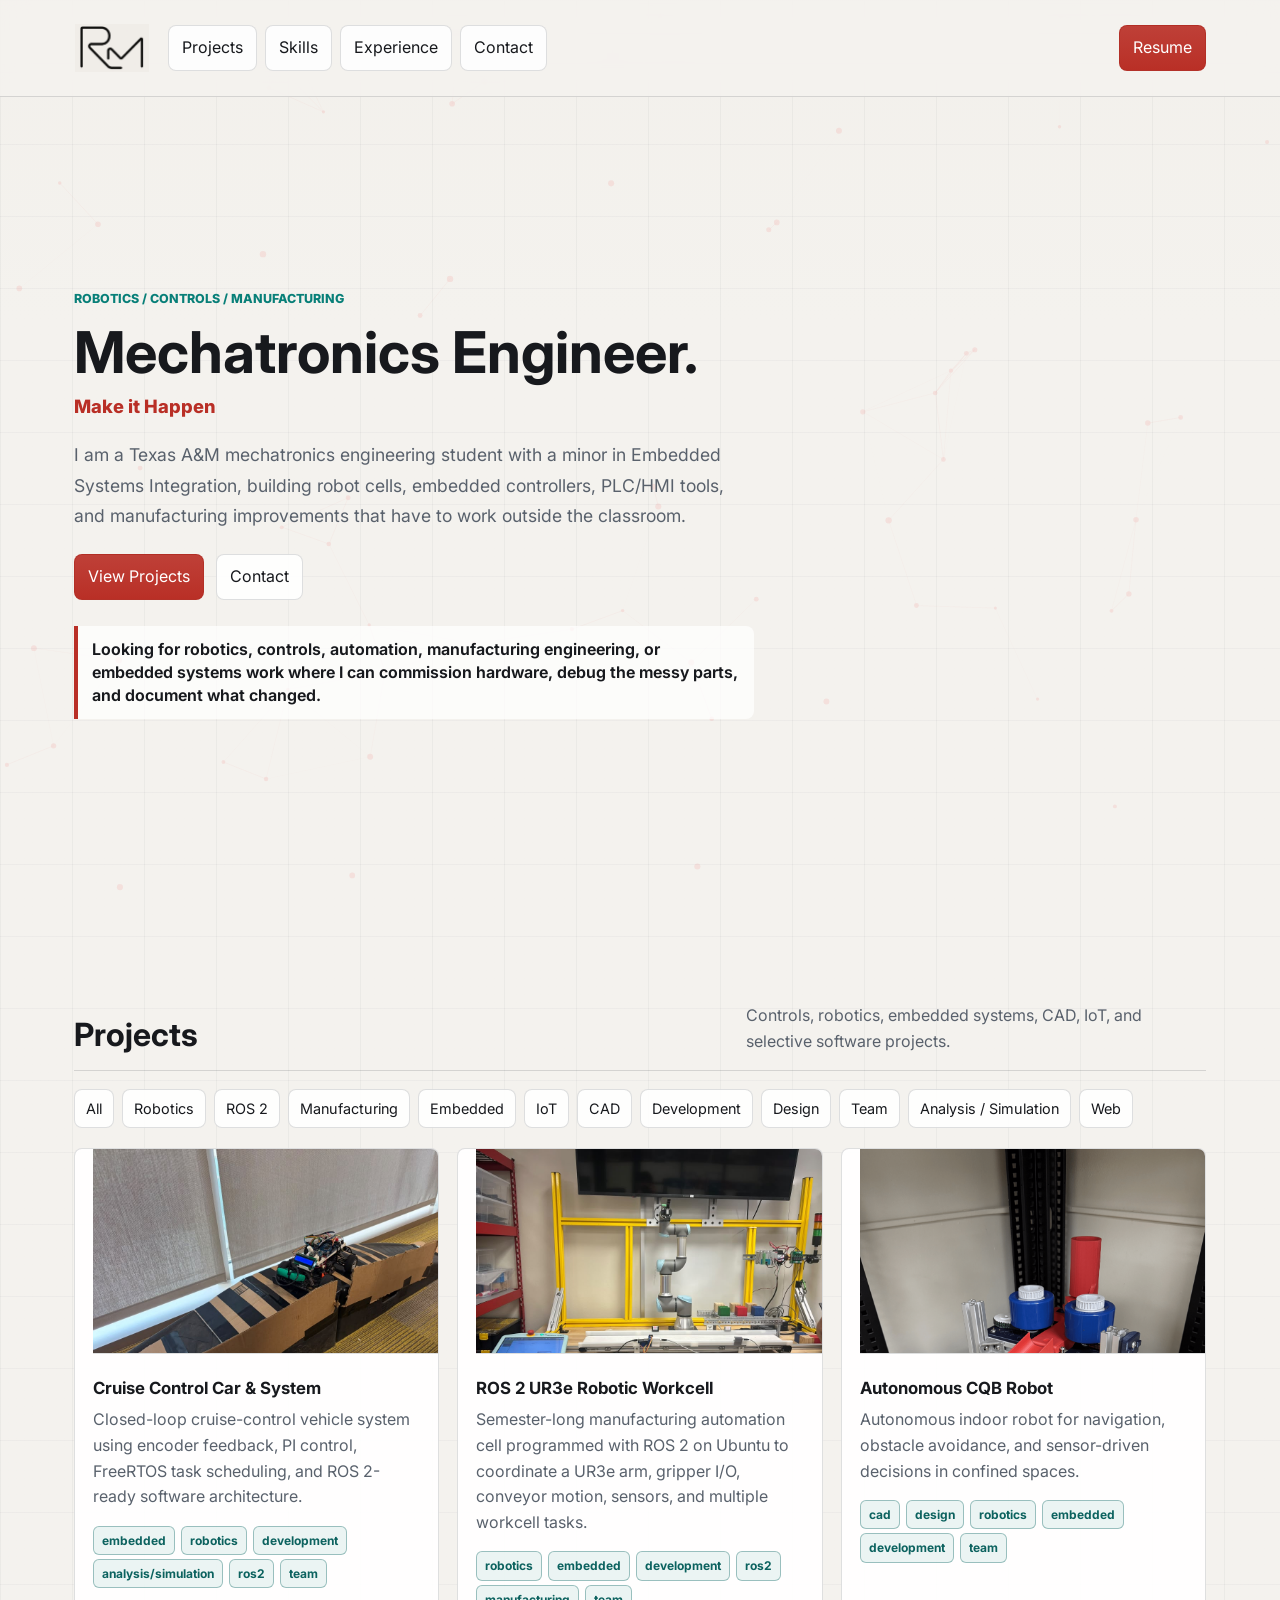
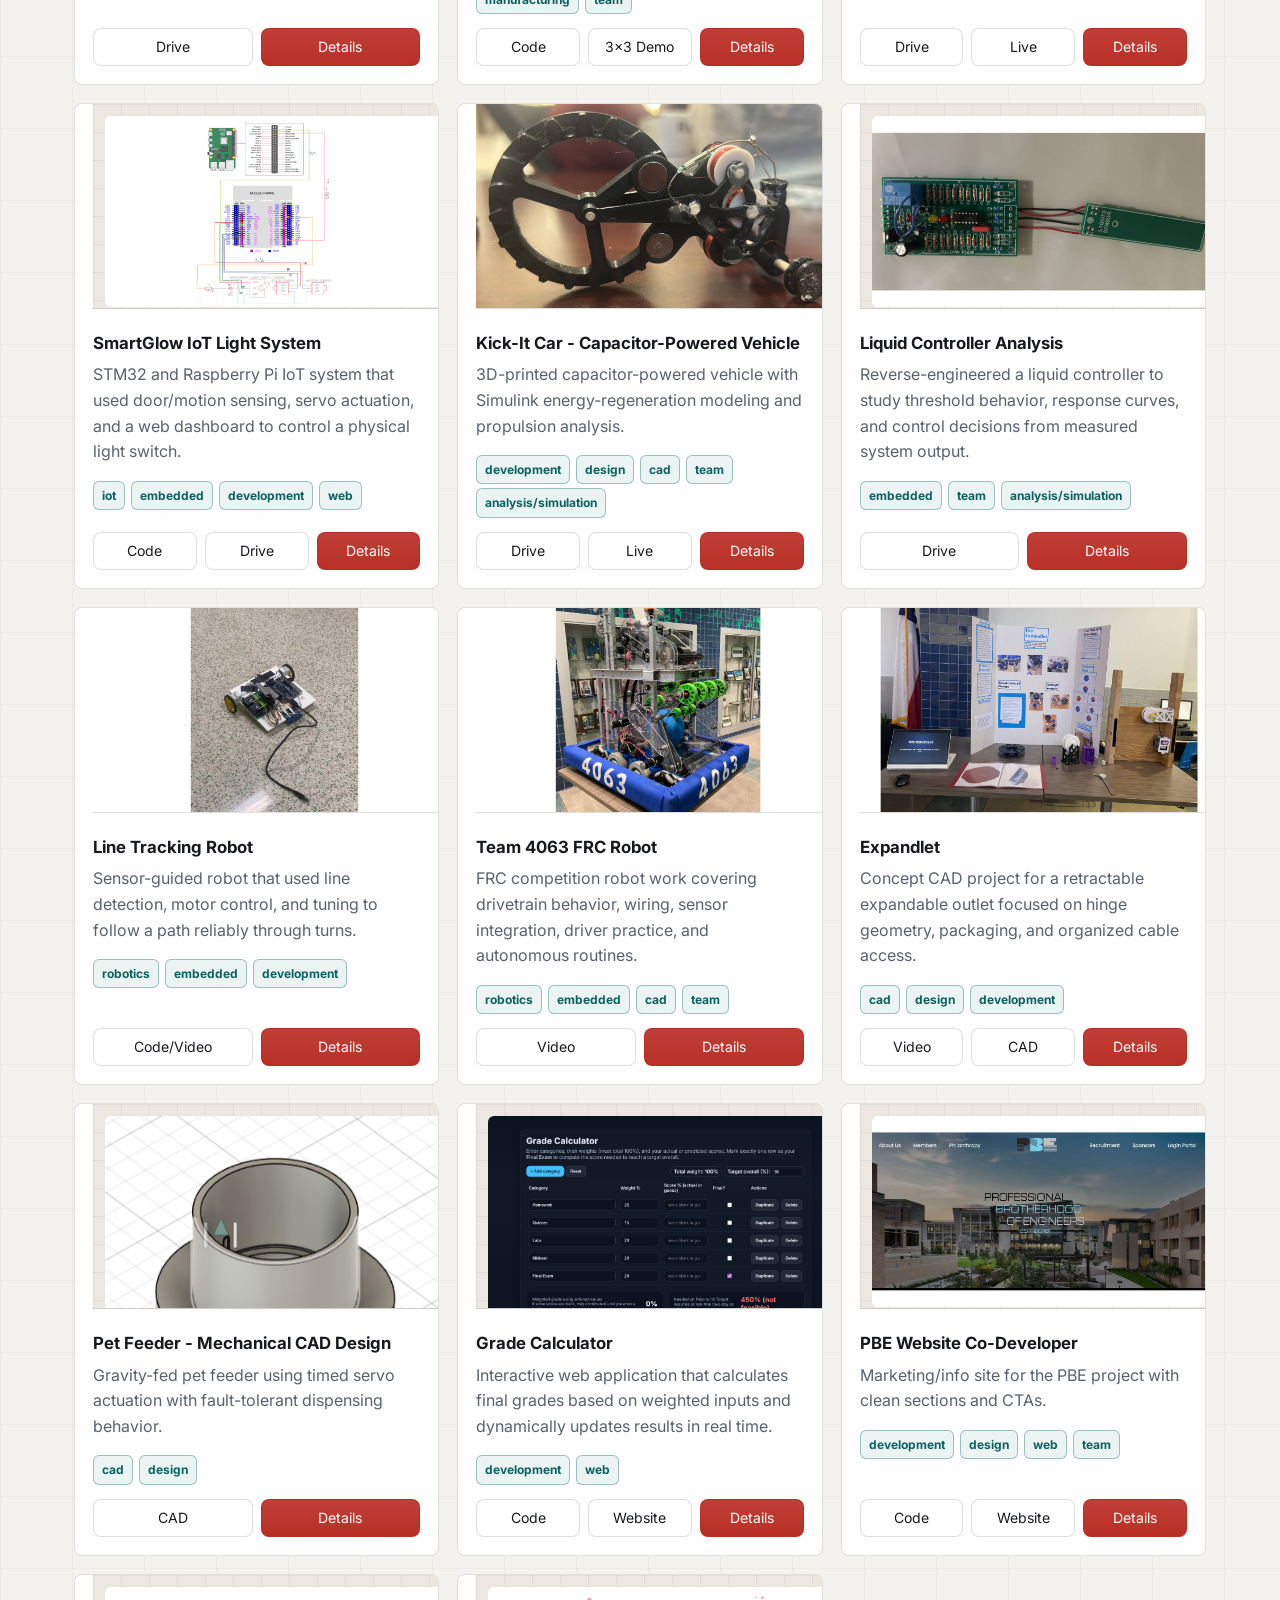
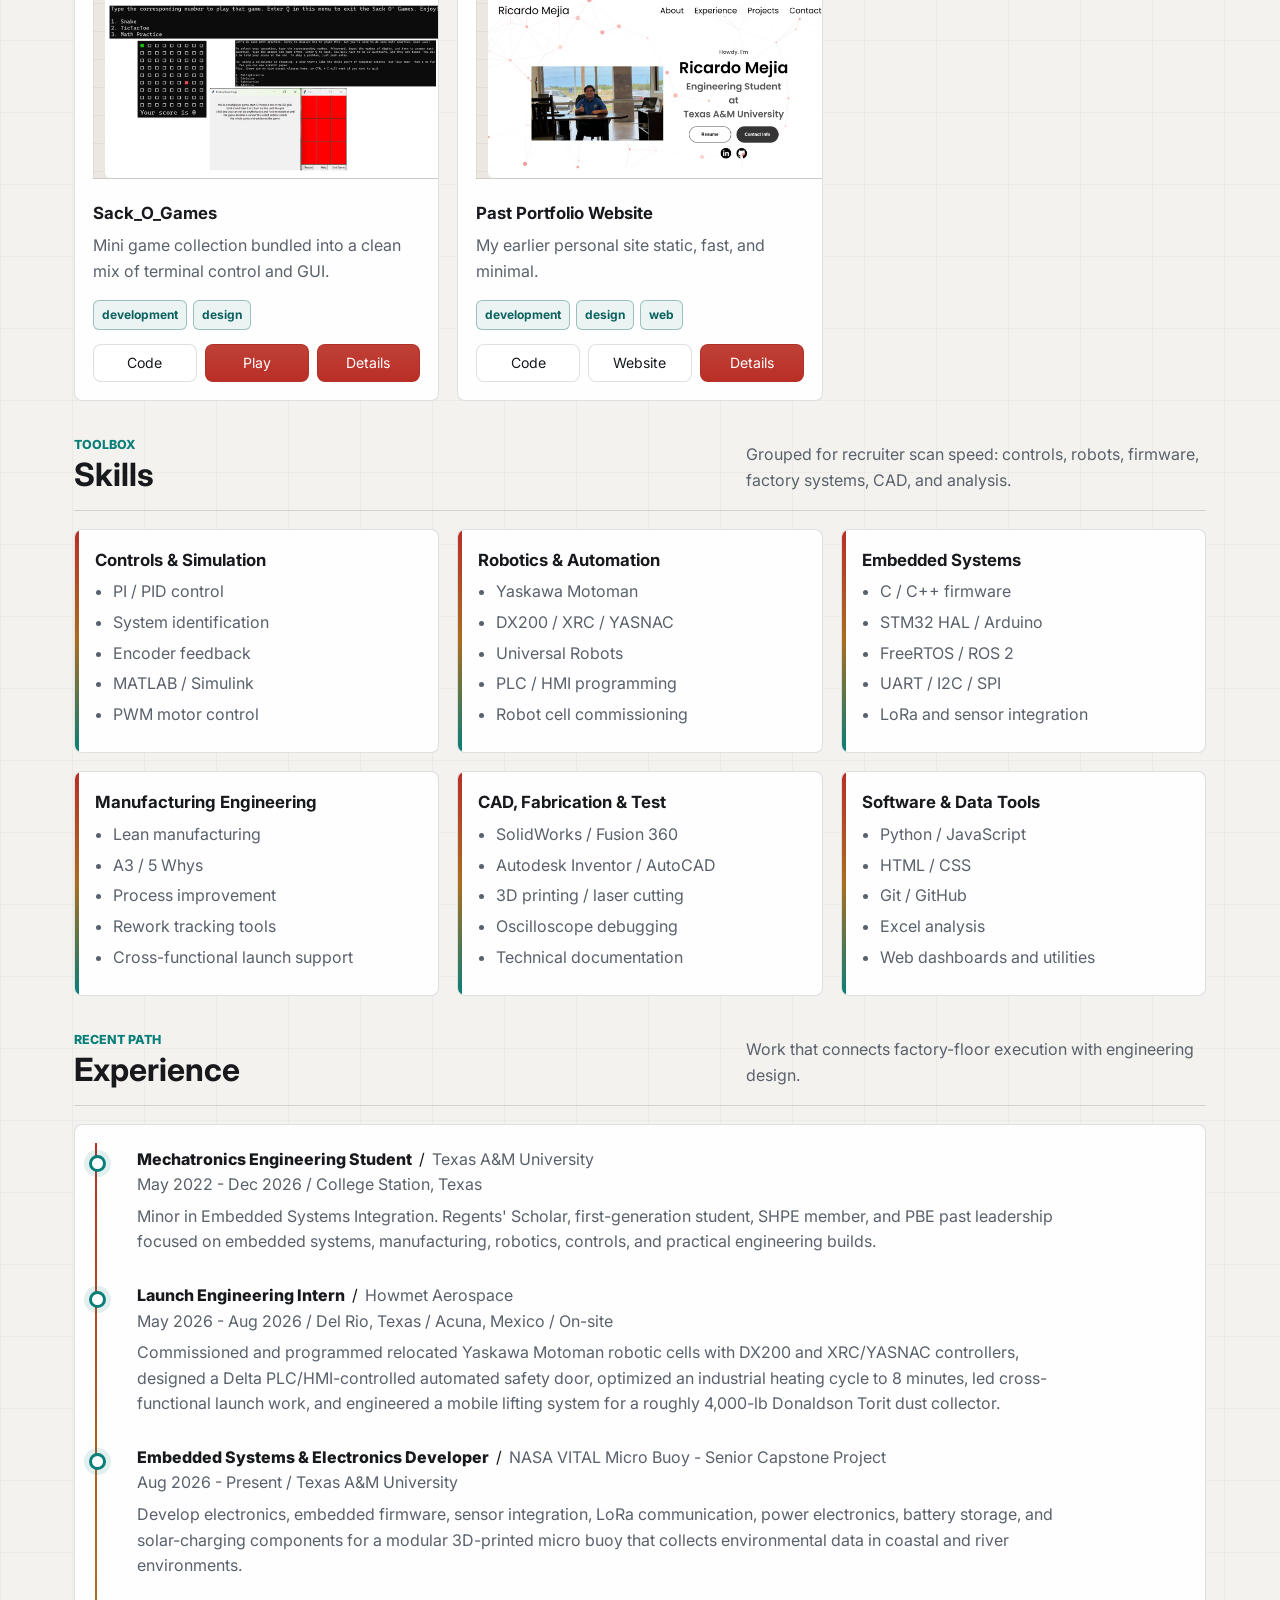
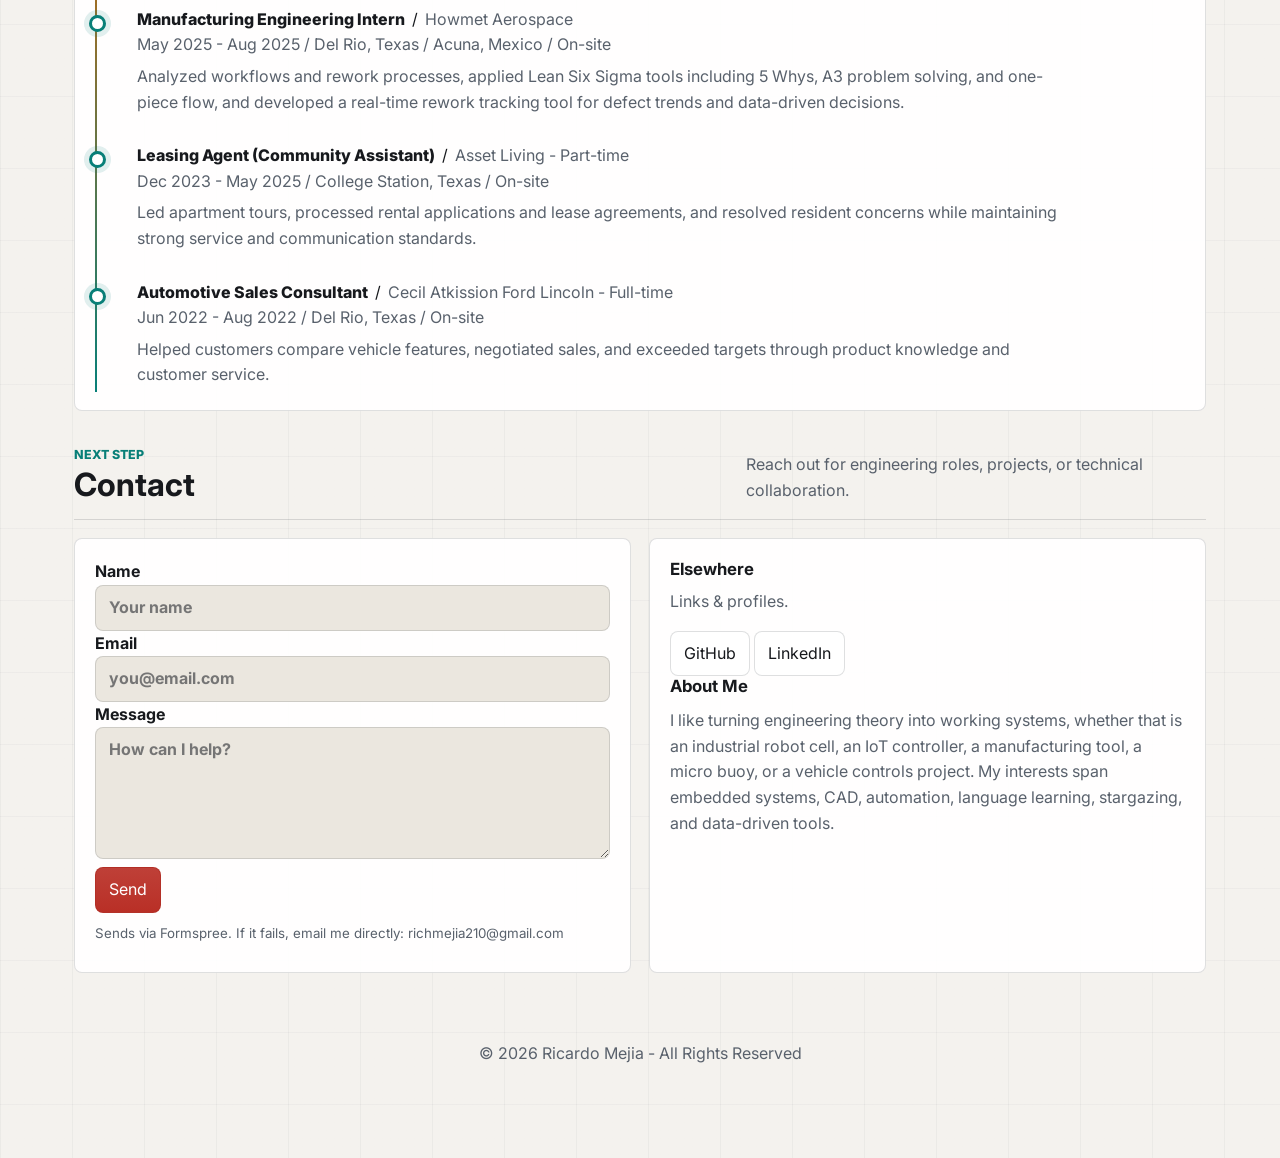
<file: index.html>
﻿<!DOCTYPE html>
<html lang="en">
<head>
  <meta charset="utf-8" />
  <meta name="viewport" content="width=device-width, initial-scale=1" />
  <title>Ricardo Mejia - Portfolio</title>
  <meta name="description" content="Portfolio of Ricardo Mejia - Texas A&M mechatronics engineering student with a minor in Embedded Systems Integration, focused on robotics, controls, embedded systems, and manufacturing automation." />
  <link href="https://fonts.googleapis.com/css2?family=Inter:wght@300..900&display=swap" rel="stylesheet">

  <!-- Styles -->
  <link rel="stylesheet" href="styles.css?v=20260812i" />

  <!-- Tab image -->
  <link rel="icon" type="image/png" sizes="32x32" href="./assets/tab_image.png">
  <link rel="icon" type="image/png" sizes="192x192" href="./assets/tab_image.png">
  <link rel="apple-touch-icon" href="./assets/tab_image.png">

</head>
<body>
  <!-- particles background -->
  <canvas id="bg-net" aria-hidden="true"></canvas>

  <header>
    <div class="container topbar">
      <a class="brand" href="#" aria-label="Ricardo Mejia home">
        <img src="./assets/rm-logo-mark.png" alt="Ricardo Mejia logo">
      </a>

      <!-- Desktop links -->
      <nav class="links" aria-label="Primary">
        <a class="btn" href="#projects">Projects</a>
        <a class="btn" href="#skills">Skills</a>
        <a class="btn" href="#experience">Experience</a>
        <a class="btn" href="#contact">Contact</a>
        <span class="spacer"></span>
        <a class="btn primary" href="./assets/RicardoMejiaResume2026.pdf" target="_blank" rel="noopener">Resume</a>
      </nav>

      <!-- Mobile hamburger -->
      <button class="menu-toggle" id="menuOpen" aria-label="Open menu" aria-controls="menuPanel" aria-expanded="false">&#9776;</button>
    </div>
  </header>

  <!-- Mobile menu (hidden on desktop) -->
<div class="menu-backdrop" id="menuBackdrop" hidden></div>
<aside class="menu-panel" id="menuPanel" aria-hidden="true">
  <div class="menu-header">
    <strong>Menu</strong>
    <button class="menu-close" id="menuClose" aria-label="Close menu">&times;</button>
  </div>

  <!-- Mobile navigation -->
  <nav class="menu-list" aria-label="Mobile">
    <a href="#projects" data-close>Projects</a>
    <a href="#skills" data-close>Skills</a>
    <a href="#experience" data-close>Experience</a>
    <a href="#contact" data-close>Contact</a>
    <a href="./assets/RicardoMejiaResume2026.pdf" target="_blank" rel="noopener" data-close>Resume</a>
  </nav>
</aside>

  <main class="container">
    <!-- Hero -->
    <section class="hero" aria-label="Intro">
      <div class="hero-copy">
        <div class="eyebrow">Robotics / Controls / Manufacturing</div>
        <h1>Mechatronics Engineer.</h1>
        <p class="motto">Make it Happen</p>
        <p class="lead">I am a Texas A&M mechatronics engineering student with a minor in Embedded Systems Integration, building robot cells, embedded controllers, PLC/HMI tools, and manufacturing improvements that have to work outside the classroom.</p>
        <div class="hero-actions no-print">
          <a class="btn primary" href="#projects">View Projects</a>
          <a class="btn" id="contactLink" href="#contact">Contact</a>
        </div>
        <p class="role-target">Looking for robotics, controls, automation, manufacturing engineering, or embedded systems work where I can commission hardware, debug the messy parts, and document what changed.</p>
      </div>
    </section>

    <!-- Projects -->
    <section id="projects">
      <div class="section-head">
        <div>
          <h2>Projects</h2>
        </div>
        <p class="muted">Controls, robotics, embedded systems, CAD, IoT, and selective software projects.</p>
      </div>
      <div class="filter-bar no-print">
        <button class="btn" data-filter="all">All</button>
        <button class="btn" data-filter="robotics">Robotics</button>
        <button class="btn" data-filter="ros2">ROS 2</button>
        <button class="btn" data-filter="manufacturing">Manufacturing</button>
        <button class="btn" data-filter="embedded">Embedded</button>
        <button class="btn" data-filter="iot">IoT</button>
        <button class="btn" data-filter="cad">CAD</button>
        <button class="btn" data-filter="development">Development</button>
        <button class="btn" data-filter="design">Design</button>
        <button class="btn" data-filter="team">Team</button>
        <button class="btn" data-filter="analysis/simulation">Analysis / Simulation</button>
        <button class="btn" data-filter="web">Web</button>
      </div>
      <div id="projectGrid" class="grid cols-3"></div>
    </section>

    <!-- Skills -->
    <section id="skills" style="margin-top:30px">
      <div class="section-head">
        <div>
          <span class="section-kicker">Toolbox</span>
          <h2>Skills</h2>
        </div>
        <p class="muted">Grouped for recruiter scan speed: controls, robots, firmware, factory systems, CAD, and analysis.</p>
      </div>
      <div class="grid cols-3">
        <div class="card skill-card">
          <h3>Controls & Simulation</h3>
          <ul class="skill-list">
            <li>PI / PID control</li>
            <li>System identification</li>
            <li>Encoder feedback</li>
            <li>MATLAB / Simulink</li>
            <li>PWM motor control</li>
          </ul>
        </div>

        <div class="card skill-card">
          <h3>Robotics & Automation</h3>
          <ul class="skill-list">
            <li>Yaskawa Motoman</li>
            <li>DX200 / XRC / YASNAC</li>
            <li>Universal Robots</li>
            <li>PLC / HMI programming</li>
            <li>Robot cell commissioning</li>
          </ul>
        </div>

        <div class="card skill-card">
          <h3>Embedded Systems</h3>
          <ul class="skill-list">
            <li>C / C++ firmware</li>
            <li>STM32 HAL / Arduino</li>
            <li>FreeRTOS / ROS 2</li>
            <li>UART / I2C / SPI</li>
            <li>LoRa and sensor integration</li>
          </ul>
        </div>

        <div class="card skill-card">
          <h3>Manufacturing Engineering</h3>
          <ul class="skill-list">
            <li>Lean manufacturing</li>
            <li>A3 / 5 Whys</li>
            <li>Process improvement</li>
            <li>Rework tracking tools</li>
            <li>Cross-functional launch support</li>
          </ul>
        </div>

        <div class="card skill-card">
          <h3>CAD, Fabrication & Test</h3>
          <ul class="skill-list">
            <li>SolidWorks / Fusion 360</li>
            <li>Autodesk Inventor / AutoCAD</li>
            <li>3D printing / laser cutting</li>
            <li>Oscilloscope debugging</li>
            <li>Technical documentation</li>
          </ul>
        </div>

        <div class="card skill-card">
          <h3>Software & Data Tools</h3>
          <ul class="skill-list">
            <li>Python / JavaScript</li>
            <li>HTML / CSS</li>
            <li>Git / GitHub</li>
            <li>Excel analysis</li>
            <li>Web dashboards and utilities</li>
          </ul>
        </div>
      </div>
    </section>

    <!-- Experience -->
    <section id="experience" style="margin-top:30px">
      <div class="section-head">
        <div>
          <span class="section-kicker">Recent path</span>
          <h2>Experience</h2>
        </div>
        <p class="muted">Work that connects factory-floor execution with engineering design.</p>
      </div>
      <div class="card timeline">
        <div class="tl-item">
          <div class="tl-title"><span class="tl-role">Mechatronics Engineering Student</span> / <span class="tl-org">Texas A&M University</span></div>
          <div class="muted">May 2022 - Dec 2026 / College Station, Texas</div>
          <p class="tl-desc muted">Minor in Embedded Systems Integration. Regents' Scholar, first-generation student, SHPE member, and PBE past leadership focused on embedded systems, manufacturing, robotics, controls, and practical engineering builds.</p>
        </div>
        <div class="tl-item">
          <div class="tl-title"><span class="tl-role">Launch Engineering Intern</span> / <span class="tl-org">Howmet Aerospace</span></div>
          <div class="muted">May 2026 - Aug 2026 / Del Rio, Texas / Acuna, Mexico / On-site</div>
          <p class="tl-desc muted">Commissioned and programmed relocated Yaskawa Motoman robotic cells with DX200 and XRC/YASNAC controllers, designed a Delta PLC/HMI-controlled automated safety door, optimized an industrial heating cycle to 8 minutes, led cross-functional launch work, and engineered a mobile lifting system for a roughly 4,000-lb Donaldson Torit dust collector.</p>
        </div>
        <div class="tl-item">
          <div class="tl-title"><span class="tl-role">Embedded Systems & Electronics Developer</span> / <span class="tl-org">NASA VITAL Micro Buoy - Senior Capstone Project</span></div>
          <div class="muted">Aug 2026 - Present / Texas A&M University</div>
          <p class="tl-desc muted">Develop electronics, embedded firmware, sensor integration, LoRa communication, power electronics, battery storage, and solar-charging components for a modular 3D-printed micro buoy that collects environmental data in coastal and river environments.</p>
        </div>
        <div class="tl-item">
          <div class="tl-title"><span class="tl-role">Manufacturing Engineering Intern</span> / <span class="tl-org">Howmet Aerospace</span></div>
          <div class="muted">May 2025 - Aug 2025 / Del Rio, Texas / Acuna, Mexico / On-site</div>
          <p class="tl-desc muted">Analyzed workflows and rework processes, applied Lean Six Sigma tools including 5 Whys, A3 problem solving, and one-piece flow, and developed a real-time rework tracking tool for defect trends and data-driven decisions.</p>
        </div>
        <div class="tl-item">
          <div class="tl-title"><span class="tl-role">Leasing Agent (Community Assistant)</span> / <span class="tl-org">Asset Living - Part-time</span></div>
          <div class="muted">Dec 2023 - May 2025 / College Station, Texas / On-site</div>
          <p class="tl-desc muted">Led apartment tours, processed rental applications and lease agreements, and resolved resident concerns while maintaining strong service and communication standards.</p>
        </div>
        <div class="tl-item">
          <div class="tl-title"><span class="tl-role">Automotive Sales Consultant</span> / <span class="tl-org">Cecil Atkission Ford Lincoln - Full-time</span></div>
          <div class="muted">Jun 2022 - Aug 2022 / Del Rio, Texas / On-site</div>
          <p class="tl-desc muted">Helped customers compare vehicle features, negotiated sales, and exceeded targets through product knowledge and customer service.</p>
        </div>
      </div>
    </section>

    <!-- Contact -->
    <section id="contact" style="margin-top:30px">
      <div class="section-head">
        <div>
          <span class="section-kicker">Next step</span>
          <h2>Contact</h2>
        </div>
        <p class="muted">Reach out for engineering roles, projects, or technical collaboration.</p>
      </div>
      <div class="grid cols-2">
        <!-- IMPORTANT: action + method enable no-JS fallback -->
        <form class="card" id="contactForm"
              action="https://formspree.io/f/meoznrnz"
              method="POST" novalidate>
          <label>Name<br>
            <input required name="name" class="btn" style="width:100%" placeholder="Your name">
          </label><br>
          <label>Email<br>
            <input required type="email" name="email" class="btn" style="width:100%" placeholder="you@email.com">
          </label><br>
          <label>Message<br>
            <textarea required name="message" class="btn" style="width:100%;height:120px" placeholder="How can I help?"></textarea>
          </label>

          <!-- Honeypot (spam trap) -->
          <input type="text" name="_gotcha" autocomplete="off"
                style="position:absolute;left:-9999px;opacity:0" tabindex="-1" aria-hidden="true">

          <!-- Optional helpers -->
          <input type="hidden" name="_subject" value="Portfolio Contact">
          <!-- After success, Formspree can redirect here (optional) -->
          <!-- <input type="hidden" name="_redirect" value="http://ricardomejia.dev/thanks.html"> -->

          <br>
          <button class="btn primary" type="submit" id="contactSubmit">Send</button>
          <small class="muted">
            Sends via Formspree. If it fails, email me directly: <a href="mailto:richmejia210@gmail.com">richmejia210@gmail.com</a>
          </small>
          <div id="formStatus" role="status" aria-live="polite" class="muted" style="margin-top:8px"></div>
        </form>

        <div class="card">
          <h3>Elsewhere</h3>
          <p class="muted">Links & profiles.</p>
          <div>
            <a class="btn" href="https://github.com/ricMejia1" target="_blank" rel="noreferrer">GitHub</a>
            <a class="btn" href="https://www.linkedin.com/in/ricardo-mejia-a64929251/" target="_blank" rel="noreferrer">LinkedIn</a>
          </div>
          <h3>About Me</h3>
          <p class="muted" style="margin:10px 0 16px">I like turning engineering theory into working systems, whether that is an industrial robot cell, an IoT controller, a manufacturing tool, a micro buoy, or a vehicle controls project. My interests span embedded systems, CAD, automation, language learning, stargazing, and data-driven tools.</p>
        </div>
      </div>
    </section>


    <footer>
      <div class="container" style="text-align:center">&copy; <span id="year"></span> Ricardo Mejia - All Rights Reserved</div>
    </footer>
  </main>

  <!-- Project modal -->
  <dialog id="projectModal" aria-label="Project details">
    <div class="modal-head"><strong id="modalTitle">Project</strong><button class="btn" id="modalClose" aria-label="Close">&times;</button></div>
    <div class="modal-body" id="modalBody"></div>
  </dialog>

  <!-- Quick-Nav dialog -->
  <dialog id="quickNav" aria-label="Quick navigation">
    <div class="modal-head"><strong>Go to...</strong><button class="btn" id="qclose">&times;</button></div>
    <div class="modal-body">
      <input id="qsearch" class="btn" placeholder="Type: projects, skills, experience, contact" aria-label="Search sections" />
      <ul class="nav-list" id="qresults">
        <li><a class="btn" data-go="#projects" href="#projects">Projects</a></li>
        <li><a class="btn" data-go="#skills" href="#skills">Skills</a></li>
        <li><a class="btn" data-go="#experience" href="#experience">Experience</a></li>
        <li><a class="btn" data-go="#contact" href="#contact">Contact</a></li>
      </ul>
    </div>
  </dialog>

  <!-- Help dialog -->
  <dialog id="helpModal" aria-label="Keyboard help">
    <div class="modal-head">
      <strong>Keyboard Shortcuts</strong>
      <button class="btn" id="helpClose" aria-label="Close">&times;</button>
    </div>
    <div class="modal-body">
      <ul>
        <li><span class="kbd">G</span> or <span class="kbd">/</span> - Open quick-nav</li>
        <li><span class="kbd">?</span> - Show this help</li>
        <li><span class="kbd">Esc</span> - Close dialogs</li>
      </ul>
    </div>
  </dialog>

  <!-- Image Lightbox -->
  <dialog id="imgLightbox" aria-label="Image preview">
    <div style="display:flex;align-items:center;justify-content:space-between;padding:10px 14px;border-bottom:1px solid color-mix(in srgb,var(--text) 10%, transparent)">
      <strong id="lightCaption">Preview</strong>
      <button class="btn" id="lightClose" aria-label="Close">&times;</button>
    </div>
    <div style="padding:12px 14px">
      <img id="lightImg" src="[data-uri]" alt="Project preview" style="max-width:92vw;max-height:82vh;border-radius:12px;display:block;margin:0 auto;box-shadow:0 20px 60px rgba(0,0,0,.35)">
    </div>
  </dialog>

  <!-- JSON-LD for recruiters/ATS -->
  <script type="application/ld+json" id="jsonld"></script>

  <!-- Scripts: order matters (projects first, then app, then particles) -->
  <script defer src="projects.js?v=20260812g"></script>
  <script defer src="games.js"></script>
  <script defer src="app.js?v=20260812h"></script>
  <script defer src="particles.js"></script>



  <!-- Arrow button for mobile return top -->
  <button id="backToTop">
    <img src="assets/arrow.png" alt="Back to top">
  </button>

</body>
</html>
</file>
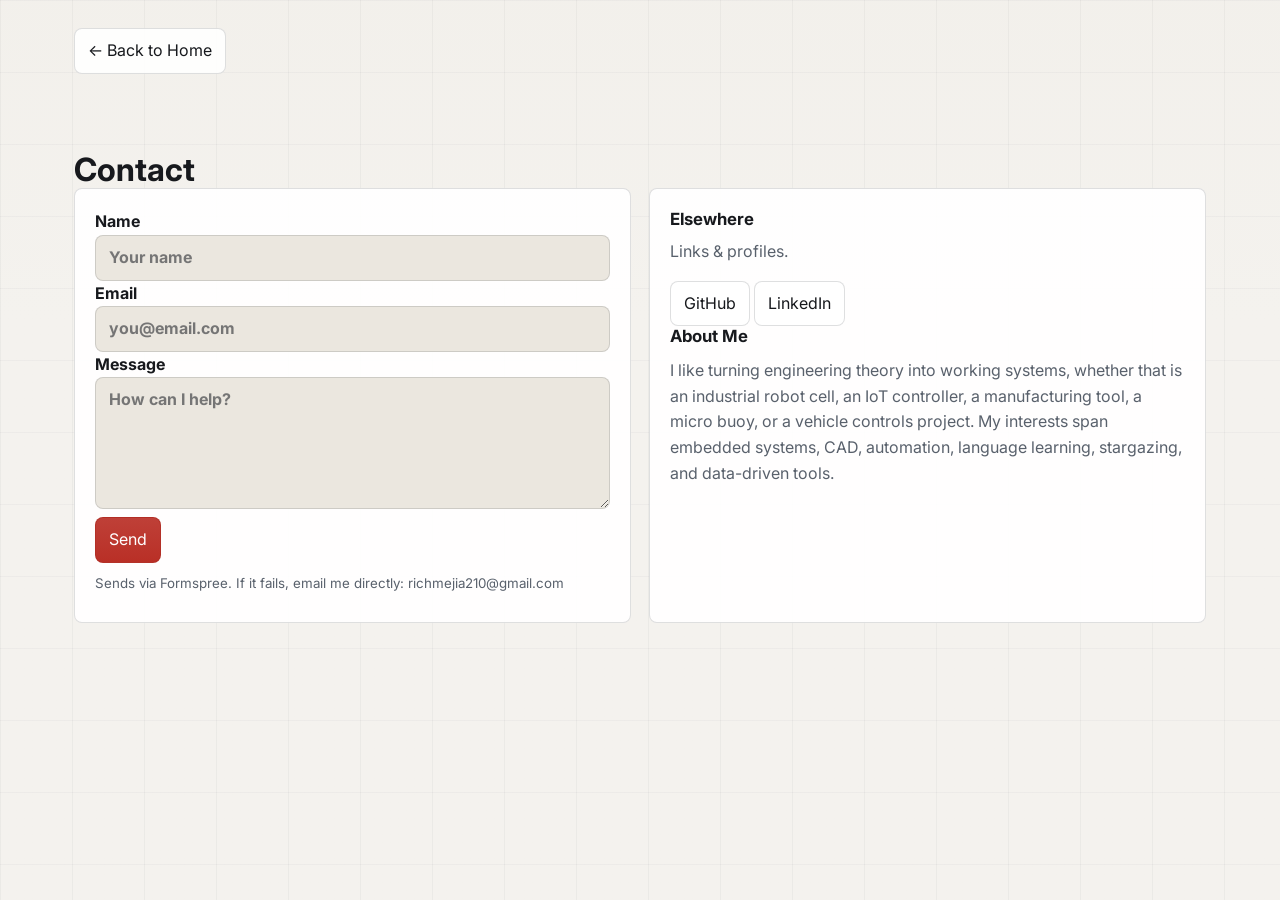
<file: contact.html>
<!DOCTYPE html>
<html lang="en">
<head>
  <meta charset="utf-8" />
  <meta name="viewport" content="width=device-width, initial-scale=1" />
  <title>Contact — Ricardo Mejia</title>
  <link href="https://fonts.googleapis.com/css2?family=Inter:wght@300..900&display=swap" rel="stylesheet">
  <link rel="stylesheet" href="styles.css" />
  <link rel="icon" type="image/png" sizes="32x32" href="./assets/tab_image.png">
</head>
<body>
  <main class="container" style="padding-top:28px">
    <div style="display:flex;gap:10px;align-items:center;margin-bottom:10px">
      <a class="btn" href="index.html">← Back to Home</a>
    </div>

    <section id="contact">
      <h2>Contact</h2>
      <div class="grid cols-2">
        <form class="card" id="contactForm"
              action="https://formspree.io/f/meoznrnz"
              method="POST" novalidate>
          <label>Name<br><input required name="name" class="btn" style="width:100%" placeholder="Your name"></label><br>
          <label>Email<br><input required type="email" name="email" class="btn" style="width:100%" placeholder="you@email.com"></label><br>
          <label>Message<br><textarea required name="message" class="btn" style="width:100%;height:120px" placeholder="How can I help?"></textarea></label>
          <input type="text" name="_gotcha" autocomplete="off" style="position:absolute;left:-9999px;opacity:0" tabindex="-1" aria-hidden="true">
          <input type="hidden" name="_subject" value="Portfolio Contact">
          <br>
          <button class="btn primary" type="submit" id="contactSubmit">Send</button>
          <small class="muted">Sends via Formspree. If it fails, email me directly: <a href="mailto:richmejia210@gmail.com">richmejia210@gmail.com</a></small>
          <div id="formStatus" role="status" aria-live="polite" class="muted" style="margin-top:8px"></div>
        </form>

        <div class="card">
          <h3>Elsewhere</h3>
          <p class="muted">Links & profiles.</p>
          <div>
            <a class="btn" href="https://github.com/ricMejia1" target="_blank" rel="noreferrer">GitHub</a>
            <a class="btn" href="https://www.linkedin.com/in/ricardo-mejia-a64929251/" target="_blank" rel="noreferrer">LinkedIn</a>
          </div>
            <h3>About Me</h3>
            <p class="muted" style="margin:10px 0 16px">I like turning engineering theory into working systems, whether that is an industrial robot cell, an IoT controller, a manufacturing tool, a micro buoy, or a vehicle controls project. My interests span embedded systems, CAD, automation, language learning, stargazing, and data-driven tools.</p>
        </div>
      </div>
    </section>
  </main>

  <script>
    document.documentElement.classList.add('light');
    localStorage.setItem('theme', 'light');
  </script>
</body>
</html>
</file>
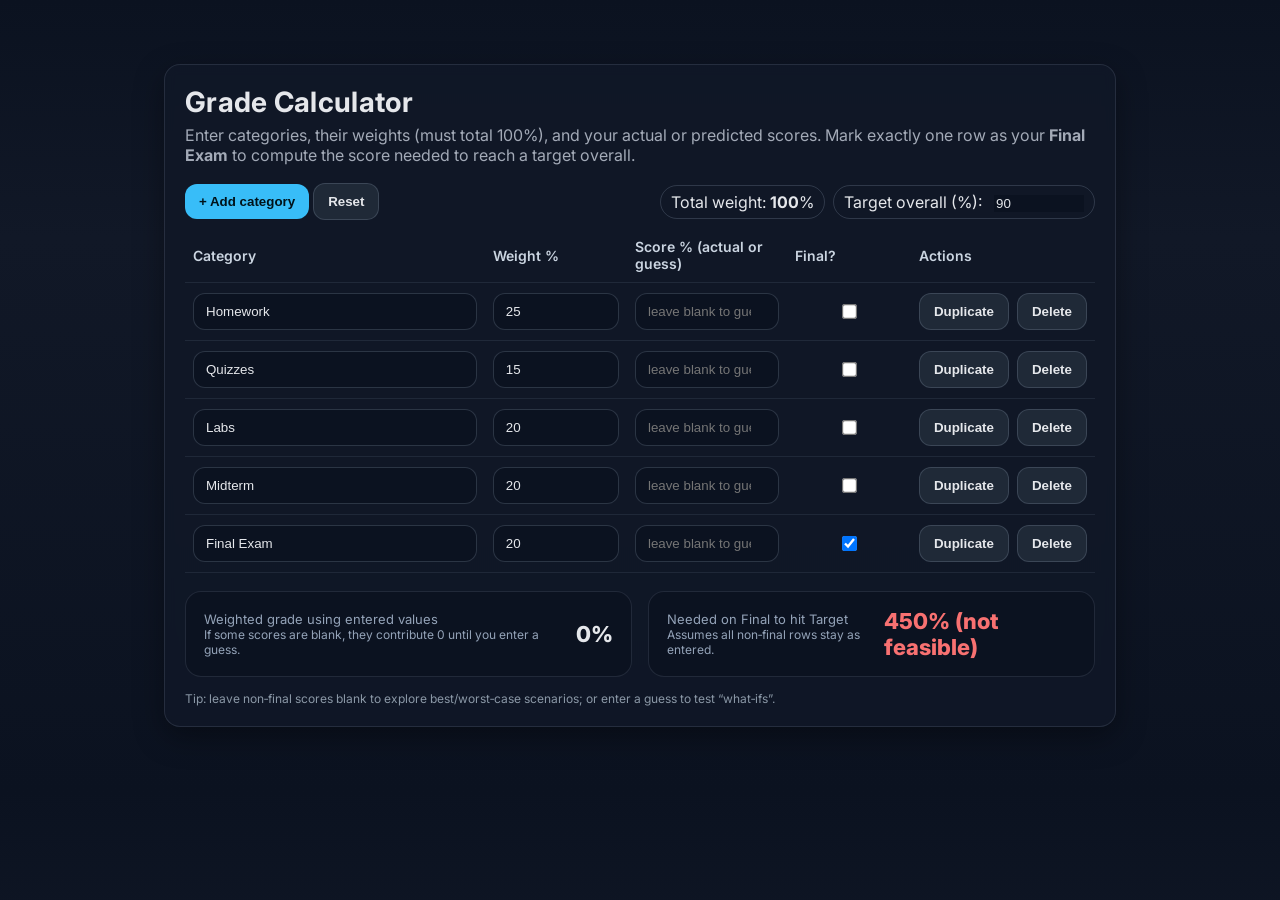
<file: GradeCalculator.html>
<!DOCTYPE html>
<html lang="en">
<head>
  <meta charset="UTF-8" />
  <meta name="viewport" content="width=device-width, initial-scale=1.0" />
  <title>Grade Calculator</title>
  <link rel="preconnect" href="https://fonts.googleapis.com">
  <link rel="preconnect" href="https://fonts.gstatic.com" crossorigin>
  <link href="https://fonts.googleapis.com/css2?family=Inter:wght@400;600;700&display=swap" rel="stylesheet">
  <style>
    :root { --bg:#0f172a; --card:#111827; --muted:#334155; --text:#e5e7eb; --accent:#38bdf8; }
    *{box-sizing:border-box;}
    body{margin:0; font-family:Inter,system-ui,Segoe UI,Roboto,Helvetica,Arial,sans-serif; background:linear-gradient(180deg,#0b1220,#111827 30%,#0b1220); color:var(--text);} 
    .wrap{max-width:1000px; margin:40px auto; padding:24px;}
    .card{background:rgba(17,24,39,.85); border:1px solid rgba(148,163,184,.16); backdrop-filter: blur(6px); border-radius:16px; padding:20px; box-shadow:0 10px 30px rgba(0,0,0,.35);} 
    h1{margin:0 0 6px; letter-spacing:.3px; font-size:28px}
    .sub{color:#a3aab7; margin:0 0 18px;}
    table{width:100%; border-collapse:collapse;}
    th,td{padding:10px 8px; text-align:left; border-bottom:1px solid rgba(148,163,184,.12);} 
    th{color:#cbd5e1; font-weight:600; font-size:14px;}
    td input[type="text"], td input[type="number"]{width:100%; padding:10px 12px; border-radius:12px; border:1px solid rgba(148,163,184,.24); background:#0b1220; color:var(--text);} 
    td input[type="checkbox"]{transform:scale(1.15);} 
    .btn{border:none; border-radius:12px; padding:10px 14px; color:#00131a; background:var(--accent); font-weight:700; cursor:pointer;}
    .btn.secondary{background:#1f2937; color:#e5e7eb; border:1px solid rgba(148,163,184,.24);} 
    .rowActions{display:flex; gap:8px;}
    .grid{display:grid; grid-template-columns:1fr 1fr; gap:16px;}
    .kpi{display:flex; align-items:center; justify-content:space-between; background:#0b1220; border:1px solid rgba(148,163,184,.16); border-radius:16px; padding:16px 18px;}
    .kpi .label{color:#94a3b8; font-size:13px}
    .kpi .value{font-size:22px; font-weight:800}
    .warn{color:#fbbf24;}
    .bad{color:#f87171;}
    .good{color:#34d399;}
    .muted{color:#94a3b8}
    .toolbar{display:flex; gap:10px; align-items:center; justify-content:space-between; margin:12px 0 8px;}
    .small{font-size:12px}
    .totalWeight{font-weight:700}
    .footer{margin-top:14px; color:#8b98a7; font-size:12px}
    .pill{display:inline-block; padding:6px 10px; border:1px solid rgba(148,163,184,.24); border-radius:999px;}
    .right{display:flex; gap:8px; align-items:center}
  </style>
</head>
<body>
  <div class="wrap">
    <div class="card">
      <h1>Grade Calculator</h1>
      <p class="sub">Enter categories, their weights (must total 100%), and your actual or predicted scores. Mark exactly one row as your <strong>Final Exam</strong> to compute the score needed to reach a target overall.</p>

      <div class="toolbar">
        <div class="left">
          <button class="btn" id="addRowBtn">+ Add category</button>
          <button class="btn secondary" id="resetBtn" title="Clear all rows">Reset</button>
        </div>
        <div class="right">
          <span class="pill">Total weight: <span id="totalWeight" class="totalWeight">0</span>%</span>
          <label class="pill" style="gap:8px;">
            Target overall (%):
            <input id="targetOverall" type="number" min="0" max="100" step="0.01" value="90" style="width:90px; margin-left:8px; color:var(--text); background:#0b1220; border:0; outline:none;">
          </label>
        </div>
      </div>

      <table id="gradeTable">
        <thead>
          <tr>
            <th style="width:34%">Category</th>
            <th style="width:16%">Weight %</th>
            <th style="width:18%">Score % (actual or guess)</th>
            <th style="width:14%">Final?</th>
            <th style="width:18%">Actions</th>
          </tr>
        </thead>
        <tbody id="tbody"></tbody>
      </table>

      <div class="grid" style="margin-top:18px;">
        <div class="kpi">
          <div>
            <div class="label">Weighted grade using entered values</div>
            <div class="small muted">If some scores are blank, they contribute 0 until you enter a guess.</div>
          </div>
          <div class="value" id="weightedNow">0.00%</div>
        </div>
        <div class="kpi">
          <div>
            <div class="label">Needed on Final to hit Target</div>
            <div class="small muted">Assumes all non‑final rows stay as entered.</div>
          </div>
          <div class="value" id="neededOnFinal">—</div>
        </div>
      </div>

      <div id="messages" style="margin-top:10px"></div>

      <div class="footer">Tip: leave non‑final scores blank to explore best/worst‑case scenarios; or enter a guess to test “what‑ifs”.</div>
    </div>
  </div>

<script>
  const tbody = document.getElementById('tbody');
  const totalWeightEl = document.getElementById('totalWeight');
  const weightedNowEl = document.getElementById('weightedNow');
  const neededOnFinalEl = document.getElementById('neededOnFinal');
  const messagesEl = document.getElementById('messages');
  const targetOverallEl = document.getElementById('targetOverall');

  document.getElementById('addRowBtn').addEventListener('click', addRow);
  document.getElementById('resetBtn').addEventListener('click', () => { tbody.innerHTML=''; addRow(); addRow(); recalc(); });
  targetOverallEl.addEventListener('input', recalc);

  function addRow(pref={name:'', weight:'', score:'', isFinal:false}){
    const tr = document.createElement('tr');
    tr.innerHTML = `
      <td><input type="text" placeholder="e.g., Quizzes" value="${pref.name}"></td>
      <td><input type="number" min="0" max="100" step="0.01" placeholder="e.g., 20" value="${pref.weight}" ></td>
      <td><input type="number" min="0" max="100" step="0.01" placeholder="leave blank to guess later" value="${pref.score}"></td>
      <td style="text-align:center"><input type="checkbox" ${pref.isFinal? 'checked':''} ></td>
      <td>
        <div class="rowActions">
          <button class="btn secondary" data-action="duplicate">Duplicate</button>
          <button class="btn secondary" data-action="delete">Delete</button>
        </div>
      </td>`;

    // Wire up events
    const [nameEl, weightEl, scoreEl] = tr.querySelectorAll('input[type="text"], input[type="number"]');
    const finalEl = tr.querySelector('input[type="checkbox"]');
    [nameEl, weightEl, scoreEl].forEach(el => el.addEventListener('input', recalc));
    finalEl.addEventListener('change', () => enforceSingleFinal(finalEl));
    tr.querySelector('[data-action="delete"]').addEventListener('click', () => { tr.remove(); recalc(); });
    tr.querySelector('[data-action="duplicate"]').addEventListener('click', () => { addRow(rowToPref(tr)); recalc(); });

    tbody.appendChild(tr);
    recalc();
  }

  function rowToPref(tr){
    const tds = tr.querySelectorAll('td');
    return {
      name: tds[0].querySelector('input').value,
      weight: tds[1].querySelector('input').value,
      score: tds[2].querySelector('input').value,
      isFinal: tds[3].querySelector('input').checked
    };
  }

  function getRows(){
    return [...tbody.querySelectorAll('tr')].map(rowToPref);
  }

  function enforceSingleFinal(changed){
    if(!changed.checked) { recalc(); return; }
    // uncheck all other finals
    [...tbody.querySelectorAll('tr')].forEach(tr => {
      const box = tr.querySelector('input[type="checkbox"]');
      if(box!==changed) box.checked = false;
    });
    recalc();
  }

  function recalc(){
    const rows = getRows();
    const weights = rows.map(r => parseFloat(r.weight)).map(v => isNaN(v)?0:v);
    const scores  = rows.map(r => parseFloat(r.score)).map(v => isNaN(v)?0:v);
    const finals  = rows.map(r => r.isFinal === true);

    const totalWeight = weights.reduce((a,b)=>a+b,0);
    totalWeightEl.textContent = round2(totalWeight);

    // Weighted grade using entered values (treat blank scores as 0)
    const weightedNow = rows.reduce((acc, r, i)=> acc + (scores[i]/100) * (weights[i]/100), 0) * 100;
    weightedNowEl.textContent = `${round2(weightedNow)}%`;

    // Messages
    messagesEl.innerHTML = '';
    const msgs = [];
    if (Math.abs(totalWeight - 100) > 0.01) {
      msgs.push(`<div class="warn">⚠️ Total weight is ${round2(totalWeight)}%. Make sure weights sum to 100% for accurate final‑needed math.</div>`);
    }
    const finalIndex = finals.indexOf(true);
    if (finalIndex === -1) {
      msgs.push('<div class="warn">⚠️ Mark one row as your Final Exam to compute the required score.</div>');
    } else if (finals.filter(Boolean).length > 1) {
      msgs.push('<div class="bad">❌ Only one row may be marked as Final.</div>');
    }

    // Compute needed on final if possible
    let neededTxt = '—';
    if (finalIndex !== -1 && Math.abs(totalWeight-100) <= 0.01) {
      const target = clamp(parseFloat(targetOverallEl.value), 0, 100);
      const finalW = weights[finalIndex]/100; // in [0,1]
      const sumNonFinal = rows.reduce((acc, r, i)=> i===finalIndex ? acc : acc + (scores[i]/100)*(weights[i]/100), 0);
      const requiredFinal = ((target/100) - sumNonFinal) / (finalW || 1);
      if (finalW<=0) {
        neededTxt = 'Final weight is 0%';
      } else {
        const pct = requiredFinal * 100;
        if (pct > 100) {
          neededTxt = `<span class="bad">${round2(pct)}% (not feasible)</span>`;
        } else if (pct < 0) {
          neededTxt = `<span class="good">0.00% (already above target)</span>`;
        } else {
          let tone = pct >= 90 ? 'warn' : (pct >= 70 ? '' : 'good');
          neededTxt = `<span class="${tone}">${round2(pct)}%</span>`;
        }
      }
    }
    neededOnFinalEl.innerHTML = neededTxt;

    if (msgs.length) messagesEl.innerHTML = msgs.map(m=>`<div class="small">${m}</div>`).join('');
  }

  function round2(n){ return Math.round((n + Number.EPSILON) * 100) / 100; }
  function clamp(n,min,max){ n = isNaN(n)?0:n; return Math.max(min, Math.min(max,n)); }

  // Seed with a sensible starter layout
  const starter = [
    {name:'Homework', weight:25, score:''},
    {name:'Quizzes',  weight:15, score:''},
    {name:'Labs',     weight:20, score:''},
    {name:'Midterm',  weight:20, score:''},
    {name:'Final Exam', weight:20, score:'', isFinal:true},
  ];
  starter.forEach(addRow);
</script>
</body>
</html>
</file>
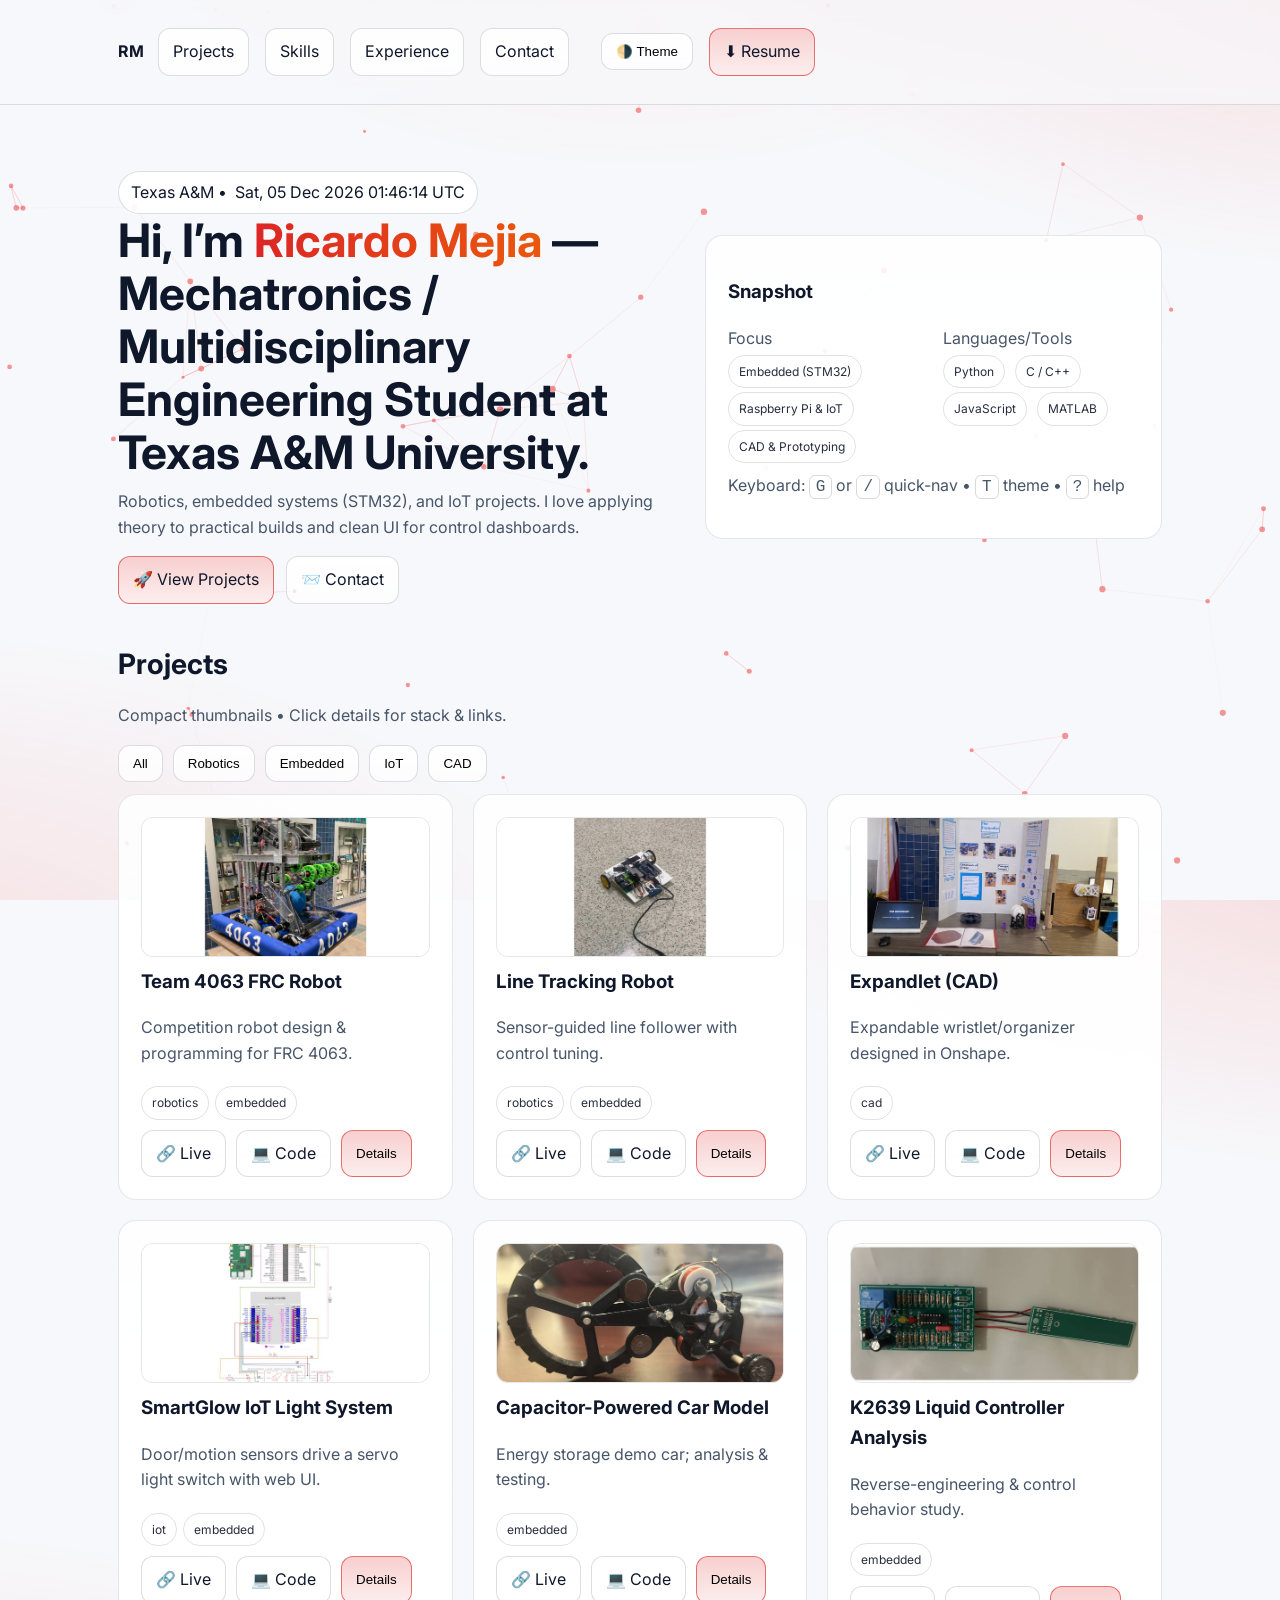
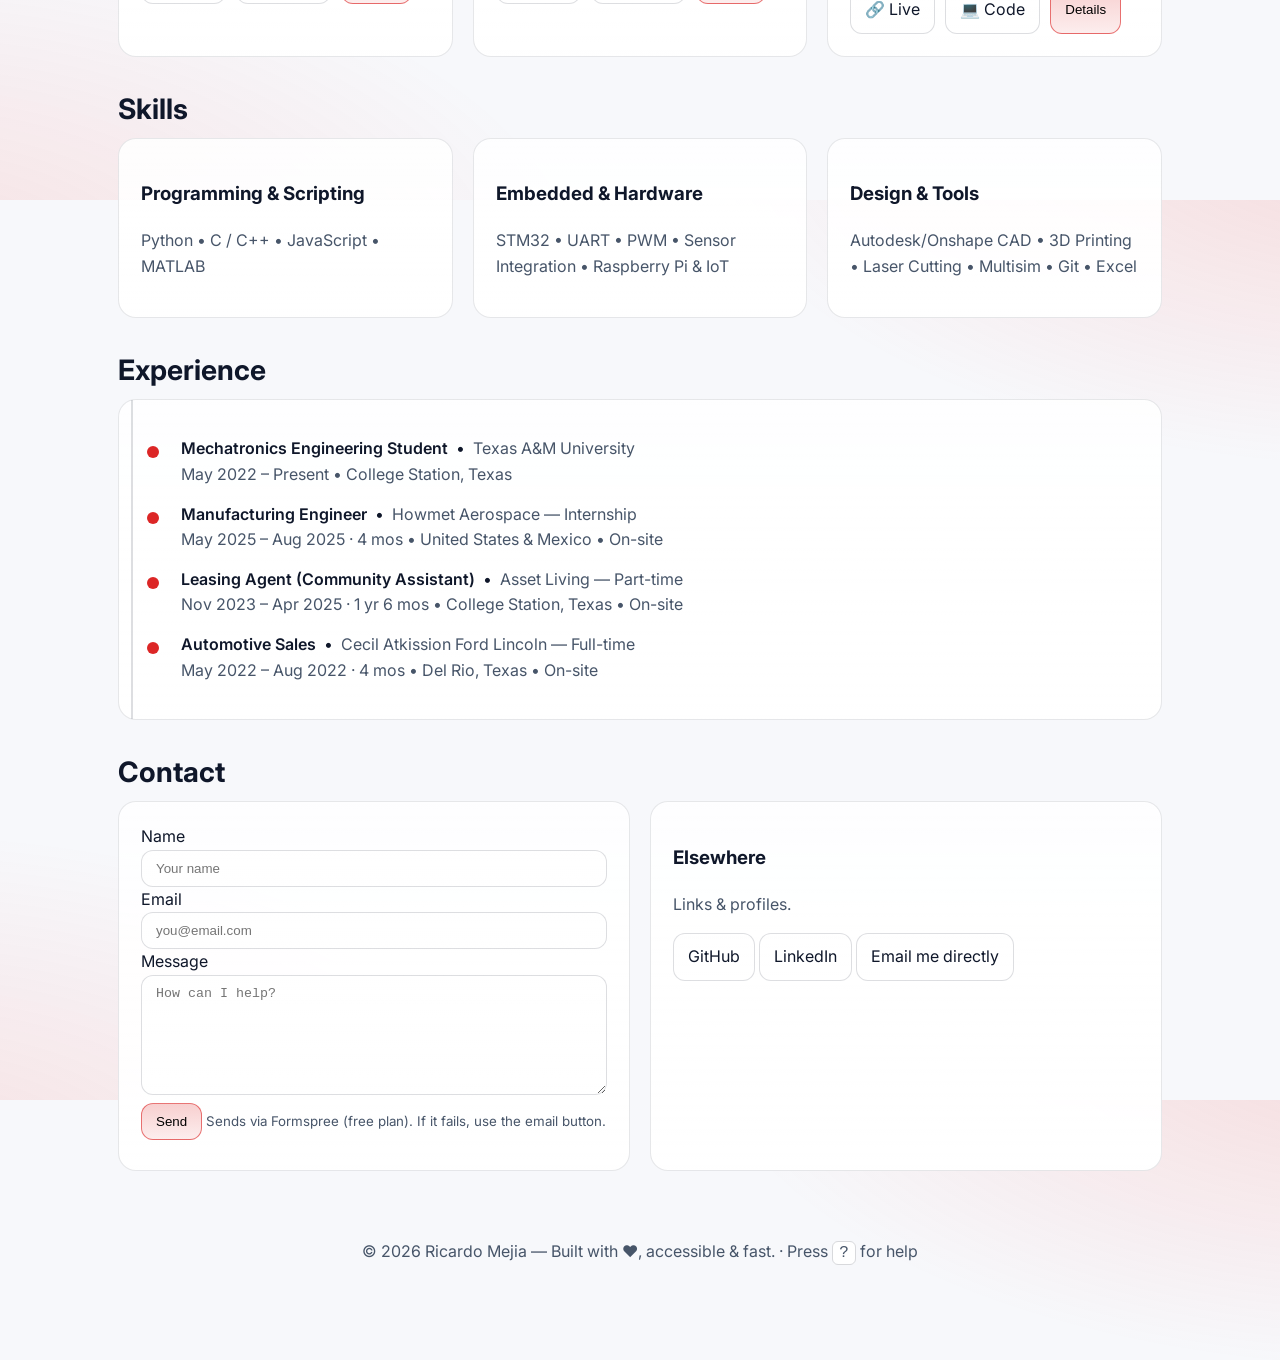
<file: porfolio.html>
<!DOCTYPE html>
<html lang="en">
<head>
  <meta charset="utf-8" />
  <meta name="viewport" content="width=device-width, initial-scale=1" />
  <title>Ricardo Mejia — Portfolio</title>
  <meta name="description" content="Portfolio of Ricardo Mejia — Texas A&M mechatronics/manufacturing engineering student. Projects, skills, experience, and contact." />
  <meta property="og:title" content="Ricardo Mejia — Portfolio" />
  <meta property="og:description" content="Engineering student (Texas A&M) — projects across robotics, embedded, and IoT." />
  <meta property="og:type" content="website" />
  <meta property="og:image" content="data:image/svg+xml,<svg xmlns='http://www.w3.org/2000/svg' viewBox='0 0 1200 630'><rect fill='%230a0a0a' width='100%' height='100%'/><text x='50%' y='52%' dominant-baseline='middle' text-anchor='middle' fill='%23fff' font-size='64' font-family='Inter,system-ui,sans-serif'>Ricardo — Portfolio</text></svg>" />
  <link rel="icon" href="data:image/svg+xml,<svg xmlns=%27http://www.w3.org/2000/svg%27 viewBox=%270 0 64 64%27><rect width=%2764%27 height=%2764%27 rx=%2712%27 fill=%27%230a0a0a%27/><text x=%2732%27 y=%2739%27 font-size=%2730%27 text-anchor=%27middle%27 fill=%27%23fff%27 font-family=%27Inter,system-ui,sans-serif%27>R</text></svg>">

  <!-- Fonts -->
  <link href="https://fonts.googleapis.com/css2?family=Inter:wght@300..900&display=swap" rel="stylesheet">

  <style>
    :root{ --bg:#0b0c0f; --card:#12141a; --muted:#98a2b3; --text:#e6eaf2; --brand:#ef4444; --brand-2:#f59e0b; }
    :root.light{ --bg:#f7f8fb; --card:#ffffff; --muted:#475569; --text:#0f172a; --brand:#dc2626; --brand-2:#ea580c; }
    *{ box-sizing:border-box }
    html,body{ height:100% }
    body{
      margin:0; font-family:Inter,system-ui,-apple-system,Segoe UI,Roboto,'Helvetica Neue',Arial,sans-serif;
      background: var(--bg); color:var(--text); line-height:1.6; overflow-x:hidden;
      background-image:
        radial-gradient(1200px 600px at 110% -10%, rgba(239,68,68,.18), transparent 60%),
        radial-gradient(1200px 600px at -10% 110%, rgba(239,68,68,.14), transparent 60%);
    }

    /* Particles canvas behind everything */
    #bg-net{
      position:fixed; inset:0; z-index:-1; width:100%; height:100%;
      background: radial-gradient(800px 500px at 50% -20%, rgba(239,68,68,.10), transparent 70%);
    }
    @media (prefers-reduced-motion: reduce){ #bg-net{ display:none; } }

    img{ max-width:100%; height:auto; display:block }
    a{ color:inherit; text-decoration:none }
    .container{ max-width:1100px; margin:0 auto; padding:28px }

    header{ position:sticky; top:0; backdrop-filter:saturate(120%) blur(10px); background:color-mix(in srgb,var(--bg) 70%, transparent); border-bottom:1px solid color-mix(in srgb,var(--text) 12%, transparent); z-index:30 }
    nav{ display:flex; align-items:center; gap:16px }
    nav .spacer{ flex:1 }

    .btn{ display:inline-flex; align-items:center; gap:8px; padding:10px 14px; border-radius:12px;
      border:1px solid color-mix(in srgb,var(--text) 14%, transparent);
      background:linear-gradient(180deg, color-mix(in srgb,var(--card) 90%, transparent), color-mix(in srgb,var(--card) 70%, transparent));
      cursor:pointer; transition:.2s ease; user-select:none }
    .btn:hover{ transform:translateY(-1px); box-shadow:0 10px 30px rgba(0,0,0,.25) }
    .btn.primary{ border-color:color-mix(in srgb,var(--brand) 60%, transparent);
      background:linear-gradient(180deg, color-mix(in srgb,var(--brand) 22%, var(--card)), color-mix(in srgb,var(--brand) 8%, var(--card))); }

    .grid{ display:grid; gap:20px }
    .grid.cols-3{ grid-template-columns:repeat(3,minmax(0,1fr)) }
    .grid.cols-2{ grid-template-columns:repeat(2,minmax(0,1fr)) }
    @media (max-width:900px){ .grid.cols-3{ grid-template-columns:1fr 1fr } }
    @media (max-width:700px){ .grid.cols-3,.grid.cols-2{ grid-template-columns:1fr } }

    .hero{ display:grid; grid-template-columns:1.1fr .9fr; gap:28px; align-items:center; padding:38px 0 }
    @media (max-width:900px){ .hero{ grid-template-columns:1fr } }

    .card{ background:linear-gradient(180deg, color-mix(in srgb,var(--card) 86%, transparent), color-mix(in srgb,var(--card) 98%, transparent));
      border:1px solid color-mix(in srgb,var(--text) 10%, transparent); border-radius:18px; padding:22px }
    .badge{ display:inline-flex; align-items:center; gap:8px; border:1px solid color-mix(in srgb,var(--text) 14%, transparent); padding:8px 12px; border-radius:999px; background:color-mix(in srgb,var(--card) 92%, transparent) }
    .kbd{ font-family:ui-monospace,SFMono-Regular,Menlo,monospace; padding:2px 6px; border-radius:6px; border:1px solid color-mix(in srgb,var(--text) 16%, transparent); background:color-mix(in srgb,var(--card) 90%, transparent) }
    .muted{ color:var(--muted) }
    h1{ font-size:clamp(28px,3.6vw,50px); line-height:1.15; margin:0 }
    h2{ font-size:clamp(22px,2.2vw,30px); margin:0 0 6px }

    .tag{ display:inline-block; margin:4px 6px 0 0; padding:6px 10px; border-radius:999px; border:1px solid color-mix(in srgb,var(--text) 14%, transparent); font-size:12px; opacity:.9 }

    /* Thumbnails */
    .thumb{ width:100%; aspect-ratio:16/9; max-height:140px; object-fit:cover; border-radius:12px;
      background:color-mix(in srgb,var(--card) 96%, transparent); border:1px solid color-mix(in srgb,var(--text) 10%, transparent) }

    /* Timeline */
    .timeline{ position:relative }
    .timeline::before{ content:""; position:absolute; left:12px; top:0; bottom:0; width:2px; background:color-mix(in srgb,var(--text) 14%, transparent) }
    .tl-item{ position:relative; padding-left:40px; margin:14px 0 }
    .tl-item::before{ content:""; position:absolute; left:6px; top:10px; width:12px; height:12px; border-radius:50%; background:var(--brand) }
    .tl-title{ display:flex; flex-wrap:wrap; gap:.5rem; align-items:baseline }
    .tl-role{ font-weight:600 }
    .tl-org{ color:var(--muted) }

    /* Dialogs */
    dialog{ border:none; border-radius:16px; padding:0; max-width:600px; width:92vw; color:inherit; background:var(--card); box-shadow:0 30px 80px rgba(0,0,0,.35) }
    dialog::backdrop{ background:rgba(0,0,0,.55) }
    .modal-head{ display:flex; align-items:center; justify-content:space-between; padding:12px 16px; border-bottom:1px solid color-mix(in srgb,var(--text) 10%, transparent) }
    .modal-body{ padding:14px 16px }
    #qsearch{ width:100%; padding:.6rem .8rem; border-radius:12px; border:1px solid color-mix(in srgb,var(--text) 12%, transparent); background:transparent; color:inherit }

    footer{ padding:40px 0; color:var(--muted) }

    @media print{ header,.no-print{display:none!important} body{background:#fff;color:#000} .card{border:1px solid #000} }
  </style>
</head>
<body>
  <!-- particles background -->
  <canvas id="bg-net" aria-hidden="true"></canvas>

  <header>
    <div class="container" style="display:flex;align-items:center;gap:14px">
      <strong>RM</strong>
      <nav>
        <a class="btn" href="#projects">Projects</a>
        <a class="btn" href="#skills">Skills</a>
        <a class="btn" href="#experience">Experience</a>
        <a class="btn" href="#contact">Contact</a>
        <span class="spacer"></span>
        <button class="btn" id="themeToggle">🌗 Theme</button>
        <a class="btn primary" href="./assets/ResumeRicPBEworkshop.pdf" target="_blank" rel="noopener">⬇️ Resume</a>
      </nav>
    </div>
  </header>

  <main class="container">
    <!-- Hero -->
    <section class="hero" aria-label="Intro">
      <div>
        <div class="badge">Texas A&M • <span class="mono" id="statusClock">UTC-00:00</span></div>
        <h1>Hi, I’m <span style="background:linear-gradient(90deg,var(--brand),var(--brand-2));-webkit-background-clip:text;background-clip:text;color:transparent">Ricardo Mejia</span> — Mechatronics / Multidisciplinary Engineering Student at Texas A&M University.</h1>
        <p class="muted" style="margin:10px 0 16px">Robotics, embedded systems (STM32), and IoT projects. I love applying theory to practical builds and clean UI for control dashboards.</p>
        <div style="display:flex;gap:12px;flex-wrap:wrap" class="no-print">
          <a class="btn primary" href="#projects">🚀 View Projects</a>
          <a class="btn" href="#contact">📨 Contact</a>
        </div>
      </div>
      <div class="card">
        <h3>Snapshot</h3>
        <div class="grid cols-2">
          <div>
            <div class="muted">Focus</div>
            <div class="tag">Embedded (STM32)</div>
            <div class="tag">Raspberry Pi & IoT</div>
            <div class="tag">CAD & Prototyping</div>
          </div>
          <div>
            <div class="muted">Languages/Tools</div>
            <div class="tag">Python</div>
            <div class="tag">C / C++</div>
            <div class="tag">JavaScript</div>
            <div class="tag">MATLAB</div>
          </div>
        </div>
        <p style="margin-top:10px" class="muted">Keyboard: <span class="kbd">G</span> or <span class="kbd">/</span> quick-nav • <span class="kbd">T</span> theme • <span class="kbd">?</span> help</p>
      </div>
    </section>

    <!-- Projects -->
    <section id="projects">
      <h2>Projects</h2>
      <p class="muted">Compact thumbnails • Click details for stack & links.</p>
      <div class="no-print" style="display:flex;gap:10px;flex-wrap:wrap;margin:12px 0">
        <button class="btn" data-filter="all">All</button>
        <button class="btn" data-filter="robotics">Robotics</button>
        <button class="btn" data-filter="embedded">Embedded</button>
        <button class="btn" data-filter="iot">IoT</button>
        <button class="btn" data-filter="cad">CAD</button>
      </div>
      <div id="projectGrid" class="grid cols-3"></div>
    </section>

    <!-- Skills -->
    <section id="skills" style="margin-top:30px">
      <h2>Skills</h2>
      <div class="grid cols-3">
        <div class="card">
          <h3>Programming & Scripting</h3>
          <p class="muted">Python • C / C++ • JavaScript • MATLAB</p>
        </div>
        <div class="card">
          <h3>Embedded & Hardware</h3>
          <p class="muted">STM32 • UART • PWM • Sensor Integration • Raspberry Pi & IoT</p>
        </div>
        <div class="card">
          <h3>Design & Tools</h3>
          <p class="muted">Autodesk/Onshape CAD • 3D Printing • Laser Cutting • Multisim • Git • Excel</p>
        </div>
      </div>
    </section>

    <!-- Experience -->
    <section id="experience" style="margin-top:30px">
      <h2>Experience</h2>
      <div class="card timeline">
        <div class="tl-item">
          <div class="tl-title"><span class="tl-role">Mechatronics Engineering Student</span> • <span class="tl-org">Texas A&M University</span></div>
          <div class="muted">May 2022 – Present • College Station, Texas</div>
        </div>
        <div class="tl-item">
          <div class="tl-title"><span class="tl-role">Manufacturing Engineer</span> • <span class="tl-org">Howmet Aerospace — Internship</span></div>
          <div class="muted">May 2025 – Aug 2025 · 4 mos • United States & Mexico • On-site</div>
        </div>
        <div class="tl-item">
          <div class="tl-title"><span class="tl-role">Leasing Agent (Community Assistant)</span> • <span class="tl-org">Asset Living — Part-time</span></div>
          <div class="muted">Nov 2023 – Apr 2025 · 1 yr 6 mos • College Station, Texas • On-site</div>
        </div>
        <div class="tl-item">
          <div class="tl-title"><span class="tl-role">Automotive Sales</span> • <span class="tl-org">Cecil Atkission Ford Lincoln — Full-time</span></div>
          <div class="muted">May 2022 – Aug 2022 · 4 mos • Del Rio, Texas • On-site</div>
        </div>
      </div>
    </section>

    <!-- Contact -->
    <section id="contact" style="margin-top:30px">
      <h2>Contact</h2>
      <div class="grid cols-2">
        <form class="card" id="contactForm" novalidate>
          <label>Name<br><input required name="name" class="btn" style="width:100%" placeholder="Your name"></label><br>
          <label>Email<br><input required type="email" name="email" class="btn" style="width:100%" placeholder="you@email.com"></label><br>
          <label>Message<br><textarea required name="message" class="btn" style="width:100%;height:120px" placeholder="How can I help?"></textarea></label>
          <!-- Honeypot to catch bots -->
          <input type="text" name="_gotcha" autocomplete="off" style="position:absolute;left:-9999px;opacity:0" tabindex="-1" aria-hidden="true">
          <br>
          <button class="btn primary" type="submit" id="contactSubmit">Send</button>
          <small class="muted">Sends via Formspree (free plan). If it fails, use the email button.</small>
          <div id="formStatus" role="status" aria-live="polite" class="muted" style="margin-top:8px"></div>
        </form>
        <div class="card">
          <h3>Elsewhere</h3>
          <p class="muted">Links & profiles.</p>
          <div>
            <a class="btn" href="https://github.com/ricMejia1" target="_blank" rel="noreferrer">GitHub</a>
            <a class="btn" href="https://www.linkedin.com/in/ricardo-mejia-a64929251/" target="_blank" rel="noreferrer">LinkedIn</a>
            <a class="btn" href="mailto:rickmejia210@gmail.com">Email me directly</a>
          </div>
        </div>
      </div>
    </section>

    <footer>
      <div class="container" style="text-align:center">© <span id="year"></span> Ricardo Mejia — Built with ♥, accessible & fast. <span class="no-print">· Press <span class="kbd">?</span> for help</span></div>
    </footer>
  </main>

  <dialog id="projectModal" aria-label="Project details">
    <div class="modal-head"><strong id="modalTitle">Project</strong><button class="btn" id="modalClose" aria-label="Close">✕</button></div>
    <div class="modal-body" id="modalBody"></div>
  </dialog>

  <!-- Quick-Nav Dialog -->
  <dialog id="quickNav" aria-label="Quick navigation">
    <div class="modal-head"><strong>Go to…</strong><button class="btn" id="qclose">✕</button></div>
    <div class="modal-body">
      <input id="qsearch" class="btn" placeholder="Type: projects, skills, experience, contact" aria-label="Search sections" />
      <ul class="nav-list" id="qresults">
        <li><a class="btn" data-go="#projects" href="#projects">Projects</a></li>
        <li><a class="btn" data-go="#skills" href="#skills">Skills</a></li>
        <li><a class="btn" data-go="#experience" href="#experience">Experience</a></li>
        <li><a class="btn" data-go="#contact" href="#contact">Contact</a></li>
      </ul>
    </div>
  </dialog>

  <!-- Help Dialog -->
  <dialog id="helpModal" aria-label="Keyboard help">
    <div class="modal-head"><strong>Keyboard Shortcuts</strong><button class="btn" id="helpClose">✕</button></div>
    <div class="modal-body">
      <ul>
        <li><span class="kbd">G</span> or <span class="kbd">/</span> — Open quick-nav</li>
        <li><span class="kbd">T</span> — Toggle theme</li>
        <li><span class="kbd">?</span> — Show this help</li>
        <li><span class="kbd">Esc</span> — Close dialogs</li>
      </ul>
    </div>
  </dialog>

  <!-- JSON-LD for recruiters/ATS -->
  <script type="application/ld+json" id="jsonld"></script>

  <script>
  // ------- Utilities -------
  const $  = (sel, root=document) => root.querySelector(sel);
  const $$ = (sel, root=document) => [...root.querySelectorAll(sel)];
  const state = {
    theme: localStorage.getItem('theme') || (matchMedia('(prefers-color-scheme: light)').matches ? 'light' : 'dark'),
    projects: [
      { id:'frc4063', title:'Team 4063 FRC Robot', badges:['robotics','embedded'], summary:'Competition robot design & programming for FRC 4063.', img:'./assets/project-1.png.JPG', links:{code:'https://github.com/ricMejia1', live:'https://youtu.be/uuoONiXpf4c?si=wNI9PEBVdEZ8wm8m'}, details:`<p><strong>Focus:</strong> drivetrain, controls, wiring, driver practice.</p><ul><li>Sensor integration & autonomous routines.</li><li>Match strategy and pit operations.</li></ul>` },
      { id:'linetracker', title:'Line Tracking Robot', badges:['robotics','embedded'], summary:'Sensor-guided line follower with control tuning.', img:'./assets/project-2.png.JPG', links:{code:'https://github.com/ricMejia1/LineTrackingRobot', live:'https://github.com/ricMejia1'}, details:`<p><strong>Stack:</strong> STM32, IR sensors, PID-style tuning.</p><ul><li>Reliable line detection and cornering.</li></ul>` },
      { id:'expandlet', title:'Expandlet (CAD)', badges:['cad'], summary:'Expandable wristlet/organizer designed in Onshape.', img:'./assets/project-3.png.jpg', links:{code:'https://github.com/ricMejia1/expandlet', live:'https://cad.onshape.com/documents/25098a4e49e090ec0328f6b9/w/deb332f122e549273e05fcb3/e/46866bcea86862d21a10f647?renderMode=0&uiState=6680e86c6f7b3b4c17906bec'}, details:`<p><strong>Tools:</strong> Onshape CAD. Parametric parts and hinges.</p>` },
      { id:'smartglow', title:'SmartGlow IoT Light System', badges:['iot','embedded'], summary:'Door/motion sensors drive a servo light switch with web UI.', img:'./assets/project-4.png', links:{code:'https://github.com/ricMejia1/SmartGlow-w-IoT.git', live:'https://drive.google.com/drive/folders/1qkIUoG9tqhSB6-Iv2N89J7lXyul8X8fk?usp=drive_link'}, details:`<p><strong>Stack:</strong> STM32 HAL, Raspberry Pi gateway, Flask/JS dashboard.</p><ul><li>OTA config and metrics logging.</li></ul>` },
      { id:'capacitorcar', title:'Capacitor-Powered Car Model', badges:['embedded'], summary:'Energy storage demo car; analysis & testing.', img:'./assets/project-5.png', links:{code:'https://drive.google.com/drive/folders/19SNVW9SbtQgfNyMUM3OWf6Z7b2OE8k4k?usp=drive_link', live:'https://youtu.be/_35I5piISPE?si=t393JVbpvvCSy-3K'}, details:`<p><strong>Focus:</strong> discharge profiles & gearing.</p>` },
      { id:'k2639', title:'K2639 Liquid Controller Analysis', badges:['embedded'], summary:'Reverse-engineering & control behavior study.', img:'./assets/project-6.png', links:{code:'https://drive.google.com/drive/folders/1Jzd1oSr262niJ4GPv5OLErfCrSrziRyg?usp=drive_link', live:'#'}, details:`<p>Captured response curves and threshold behavior.</p>` },
    ]
  };

  // Apply theme from saved state
  if(state.theme==='light') document.documentElement.classList.add('light');

  // Clock (UTC)
  const clk = () => $('#statusClock').textContent = new Date().toUTCString().replace(/ GMT.*/, ' UTC');
  clk(); setInterval(clk, 1000);

  // Projects render
  const renderProjects = (filter='all') => {
    const root = $('#projectGrid');
    root.innerHTML='';
    const list = state.projects.filter(p => filter==='all' || p.badges.includes(filter));
    for(const p of list){
      const card = document.createElement('article');
      card.className='card';
      const safeImg = p.img || '';
      const onerr = `this.onerror=null; this.src='data:image/svg+xml,${encodeURIComponent("<svg xmlns=\"http://www.w3.org/2000/svg\" viewBox=\"0 0 400 225\"><rect width=\"100%\" height=\"100%\" fill=\"#12141a\"/><text x=\"50%\" y=\"52%\" dominant-baseline=\"middle\" text-anchor=\"middle\" fill=\"#999\" font-family=\"Inter\" font-size=\"16\">Image not found</text></svg>")}'`;
      card.innerHTML = `
        <img loading="lazy" src="${safeImg}" alt="${p.title} cover" class="thumb" onerror="${onerr}">
        <h3 style="margin-top:10px">${p.title}</h3>
        <p class="muted">${p.summary}</p>
        <div>${p.badges.map(b=>`<span class='tag'>${b}</span>`).join('')}</div>
        <div style="display:flex;gap:10px;margin-top:10px" class="no-print">
          <a class="btn" href="${p.links.live}" target="_blank" rel="noreferrer">🔗 Live</a>
          <a class="btn" href="${p.links.code}" target="_blank" rel="noreferrer">💻 Code</a>
          <button class="btn primary" data-open="${p.id}">Details</button>
        </div>`;
      root.appendChild(card);
    }
    // Details modal hooks
    $$('[data-open]').forEach(btn=>btn.addEventListener('click', e=>{
      const id = e.currentTarget.getAttribute('data-open');
      const proj = state.projects.find(p=>p.id===id);
      $('#modalTitle').textContent = proj.title;
      $('#modalBody').innerHTML = proj.details;
      $('#projectModal').showModal();
    }))
  }
  renderProjects();
  $$('[data-filter]').forEach(b=>b.addEventListener('click',()=>renderProjects(b.dataset.filter)));
  $('#modalClose')?.addEventListener('click',()=>$('#projectModal').close());

  // Contact (Formspree with mailto fallback)
  $('#contactForm').addEventListener('submit', async (e)=>{
    e.preventDefault();
    const fd = new FormData(e.currentTarget);
    const name = fd.get('name')?.toString().trim();
    const email = fd.get('email')?.toString().trim();
    const msg = fd.get('message')?.toString().trim();
    const honeypot = fd.get('_gotcha');

    const status = $('#formStatus');
    const btn = $('#contactSubmit');
    status.textContent = '';

    if(!name || !email || !msg){ status.textContent = 'Please fill out all fields.'; return; }
    if(honeypot){ status.textContent = 'Spam detected.'; return; }

    const FORMSPREE_ID = 'meoznrnz';
    const endpoint = `https://formspree.io/f/${FORMSPREE_ID}`;

    try{
      btn.disabled = true; btn.textContent = 'Sending…';
      const res = await fetch(endpoint, {
        method: 'POST',
        headers: { 'Accept':'application/json', 'Content-Type':'application/json' },
        body: JSON.stringify({ name, email, message: msg })
      });

      if(res.ok){
        status.textContent = 'Thanks! Your message was sent.';
        e.currentTarget.reset();
      } else {
        const data = await res.json().catch(()=>({}));
        const err = (data?.errors && data.errors[0]?.message) || 'Submission failed. Try again or email me directly.';
        status.textContent = err;
      }
    } catch {
      const subject = encodeURIComponent(`Portfolio Contact — ${name}`);
      const body = encodeURIComponent(`From: ${name} <${email}>

${msg}`);
      location.href = `mailto:rickmejia210@gmail.com?subject=${subject}&body=${body}`;
    } finally {
      btn.disabled = false; btn.textContent = 'Send';
    }
  });

  // Theme toggle (button + keyboard)
  const toggleTheme = ()=>{
    const root = document.documentElement;
    const light = root.classList.toggle('light');
    state.theme = light ? 'light':'dark';
    localStorage.setItem('theme', state.theme);
  };
  $('#themeToggle').addEventListener('click', toggleTheme);

  // Quick-Nav helpers
  function openQuickNav(){ const dlg = $('#quickNav'); dlg.showModal(); const input = $('#qsearch'); input.value=''; input.focus(); filterNav(''); }
  function filterNav(q){ q=q.toLowerCase(); $$('#qresults li').forEach(li=>{ const t=li.textContent.trim().toLowerCase(); li.style.display = t.includes(q)?'':'none'; }); }
  $('#qclose').addEventListener('click', ()=>$('#quickNav').close());
  $('#qsearch').addEventListener('input', e=>filterNav(e.target.value));
  $$('#qresults a').forEach(a=>a.addEventListener('click', ()=>$('#quickNav').close()));
  $('#helpClose').addEventListener('click', ()=>$('#helpModal').close());

  // Keyboard shortcuts (robust & input-safe)
  document.addEventListener('keydown', (e)=>{
    const tag = (e.target.tagName||'').toLowerCase();
    const typing = tag==='input' || tag==='textarea' || e.target.isContentEditable;
    const k = e.key;

    if (k==='?' || (e.shiftKey && k=='/')) { e.preventDefault(); $('#helpModal').showModal(); return; }
    if (k==='Escape') { $('#helpModal').close(); $('#quickNav').close(); return; }
    if (!typing && (k.toLowerCase()==='g' || k=='/')) { e.preventDefault(); openQuickNav(); return; }
    if (!typing && k.toLowerCase()==='t') { toggleTheme(); return; }
  });

  // Year
  $('#year').textContent = new Date().getFullYear();

  // JSON-LD
  $('#jsonld').textContent = JSON.stringify({
    "@context":"https://schema.org",
    "@type":"Person",
    name:"Ricardo Mejia",
    jobTitle:"Engineering Student",
    url: location.href,
    sameAs:["https://github.com/ricMejia1","https://www.linkedin.com/in/ricardo-mejia-a64929251/"],
    knowsAbout:["STM32","Embedded","IoT","CAD","Robotics"],
    affiliation:{"@type":"CollegeOrUniversity","name":"Texas A&M University"}
  });

  // ------- Red Particles Background (no libs) -------
  (function(){
    const canvas = document.getElementById('bg-net');
    const ctx = canvas.getContext('2d');
    let DPR = Math.max(1, devicePixelRatio || 1);
    let w=0,h=0, nodes=[], raf, mouse={x:-9999,y:-9999};
    const N_BASE = 70, SPEED = 0.25, LINK_DIST = 120, MOUSE_PULL = 70; const RED = 'rgba(239,68,68,';
    const rand=(a,b)=>a + Math.random()*(b-a);

    function resize(){
      if(!canvas) return;
      w = canvas.width = innerWidth * DPR;
      h = canvas.height = innerHeight * DPR;
      nodes = [];
      const count = Math.round(N_BASE * Math.sqrt((innerWidth*innerHeight)/(1440*900)));
      for(let i=0;i<count;i++) nodes.push({ x:rand(0,w), y:rand(0,h), vx:rand(-SPEED,SPEED)*DPR, vy:rand(-SPEED,SPEED)*DPR, r:rand(1.5,3.2)*DPR });
    }

    function step(){
      ctx.clearRect(0,0,w,h);
      for(let i=0;i<nodes.length;i++){
        const a = nodes[i]; a.x+=a.vx; a.y+=a.vy; if(a.x<0||a.x>w) a.vx*=-1; if(a.y<0||a.y>h) a.vy*=-1;
        const dxm=a.x-mouse.x*DPR, dym=a.y-mouse.y*DPR, dm2=dxm*dxm+dym*dym;
        if(dm2 < (MOUSE_PULL*DPR)*(MOUSE_PULL*DPR)){ a.vx += dxm*0.00002; a.vy += dym*0.00002; }
        ctx.beginPath(); ctx.fillStyle = RED+'0.55)'; ctx.arc(a.x,a.y,a.r,0,Math.PI*2); ctx.fill();
        for(let j=i+1;j<nodes.length;j++){
          const b=nodes[j]; const dx=a.x-b.x, dy=a.y-b.y; const d2=dx*dx+dy*dy; const max=(LINK_DIST*DPR)*(LINK_DIST*DPR);
          if(d2<max){ const alpha = 1 - d2/max; ctx.strokeStyle = RED + (0.22*alpha) + ')'; ctx.lineWidth=DPR; ctx.beginPath(); ctx.moveTo(a.x,a.y); ctx.lineTo(b.x,b.y); ctx.stroke(); }
        }
      }
      raf = requestAnimationFrame(step);
    }

    addEventListener('resize', resize);
    addEventListener('mousemove', e=>{ mouse.x=e.clientX; mouse.y=e.clientY; });
    addEventListener('mouseleave', ()=>{ mouse.x=-9999; mouse.y=-9999; });

    const media = matchMedia('(prefers-reduced-motion: reduce)');
    function start(){ cancelAnimationFrame(raf); resize(); if(!media.matches) step(); }
    media.addEventListener?.('change', start); start();
  })();
  </script>
</body>
</html>
</file>
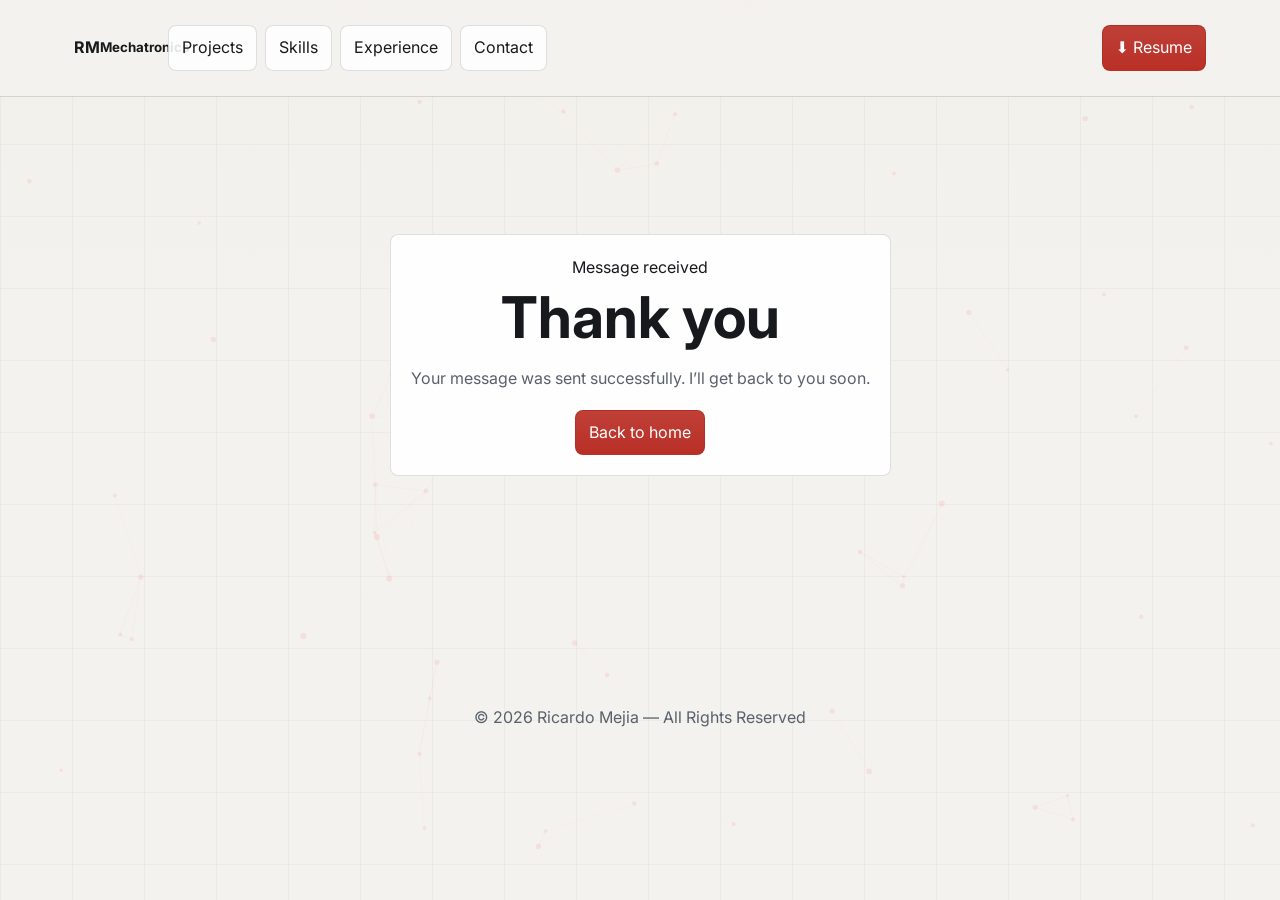
<file: thanks.html>
<!DOCTYPE html>
<html lang="en">
<head>
  <meta charset="utf-8" />
  <meta name="viewport" content="width=device-width, initial-scale=1" />
  <title>Thank You — Ricardo Mejia</title>
  <meta name="description" content="Thanks for your message. I’ll get back to you shortly." />

  <script>
    document.documentElement.classList.add('light');
    try { localStorage.setItem('theme', 'light'); } catch (e) {}
  </script>

  <link href="https://fonts.googleapis.com/css2?family=Inter:wght@300..900&display=swap" rel="stylesheet">
  <link rel="stylesheet" href="styles.css" />
</head>
<body>
  <!-- particles background (matches your site) -->
  <canvas id="bg-net" aria-hidden="true"></canvas>

  <header>
    <div class="container topbar">
      <strong class="brand"><span>RM</span><small>Mechatronics</small></strong>
      <nav class="links" aria-label="Primary">
        <a class="btn" href="index.html#projects">Projects</a>
        <a class="btn" href="index.html#skills">Skills</a>
        <a class="btn" href="index.html#experience">Experience</a>
        <a class="btn" href="index.html#contact">Contact</a>
        <span class="spacer"></span>
        <a class="btn primary" href="./assets/RicardoMejiaResume2026.pdf" target="_blank" rel="noopener">⬇️ Resume</a>
      </nav>
    </div>
  </header>

  <main class="container" style="min-height:60vh; display:grid; place-items:center;">
    <article class="card" style="max-width:680px; text-align:center">
      <div class="badge">Message received</div>
      <h1 style="margin-top:8px">Thank you</h1>
      <p class="muted" style="margin:10px 0 18px">
        Your message was sent successfully. I’ll get back to you soon.
      </p>
      <div style="display:flex; gap:10px; justify-content:center; flex-wrap:wrap">
        <a class="btn primary" href="index.html">Back to home</a>
      </div>
    </article>
  </main>

  <footer>
    <div class="container" style="text-align:center">
      © <span id="year"></span> Ricardo Mejia — All Rights Reserved
    </div>
  </footer>

  <!-- Particles (same script you use on the home page) -->
  <script defer src="particles.js"></script>

  <script>
    // Footer year
    document.getElementById('year').textContent = new Date().getFullYear();

    document.documentElement.classList.add('light');
  </script>
</body>
</html>
</file>
<file: styles.css>
:root{
  --bg:#0e0f11;
  --surface:#17191d;
  --surface-2:#202329;
  --line:rgba(233,238,246,.12);
  --text:#f2f5f8;
  --muted:#a9b2bd;
  --brand:#d33f32;
  --brand-2:#d99b3d;
  --accent:#25b3a6;
  --shadow:0 24px 70px rgba(0,0,0,.34);
}
:root.light{
  --bg:#f4f2ee;
  --surface:#ffffff;
  --surface-2:#ebe7df;
  --line:rgba(27,31,36,.14);
  --text:#17191d;
  --muted:#59616c;
  --brand:#b92f26;
  --brand-2:#aa6d1f;
  --accent:#087f78;
  --shadow:0 18px 48px rgba(31,36,45,.14);
}

*{ box-sizing:border-box }
html{ scroll-behavior:smooth }
html,body{ min-height:100% }
body{
  margin:0;
  font-family:Inter,system-ui,-apple-system,Segoe UI,Roboto,'Helvetica Neue',Arial,sans-serif;
  color:var(--text);
  line-height:1.6;
  overflow-x:hidden;
  background:
    linear-gradient(90deg, color-mix(in srgb,var(--line) 28%, transparent) 1px, transparent 1px),
    linear-gradient(180deg, color-mix(in srgb,var(--line) 22%, transparent) 1px, transparent 1px),
    linear-gradient(180deg, color-mix(in srgb,var(--surface-2) 18%, var(--bg)), var(--bg) 320px);
  background-size:72px 72px,72px 72px,100% 100%;
  letter-spacing:0;
}

#bg-net{
  position:fixed;
  inset:0;
  z-index:-1;
  width:100%;
  height:100%;
  opacity:.18;
  background:transparent;
}
@media (prefers-reduced-motion: reduce){ #bg-net{ display:none } }

img{ max-width:100%; height:auto; display:block }
a{ color:inherit; text-decoration:none }
button,input,textarea{ font:inherit }
.container{ max-width:1180px; margin:0 auto; padding:24px }

header{
  position:sticky;
  top:0;
  z-index:30;
  border-bottom:1px solid var(--line);
  background:color-mix(in srgb,var(--bg) 88%, transparent);
  backdrop-filter:saturate(130%) blur(14px);
}
.topbar{ display:flex; align-items:center; gap:18px; min-height:72px }
.brand{
  display:flex;
  align-items:center;
  width:76px;
  height:48px;
}
.brand img{
  display:block;
  width:76px;
  height:48px;
  object-fit:contain;
  mix-blend-mode:multiply;
}

nav.links{ display:flex; align-items:center; gap:8px; flex:1 }
.spacer{ flex:1 }

.btn{
  display:inline-flex;
  align-items:center;
  justify-content:center;
  min-height:42px;
  gap:8px;
  padding:9px 13px;
  border-radius:8px;
  border:1px solid var(--line);
  background:color-mix(in srgb,var(--surface) 88%, transparent);
  color:var(--text);
  cursor:pointer;
  transition:transform .18s ease, border-color .18s ease, background .18s ease, box-shadow .18s ease;
  user-select:none;
  white-space:normal;
}
.btn:hover{
  transform:translateY(-1px);
  border-color:color-mix(in srgb,var(--accent) 45%, var(--line));
  box-shadow:0 12px 28px rgba(0,0,0,.18);
}
.btn.primary{
  border-color:color-mix(in srgb,var(--brand) 72%, var(--line));
  background:linear-gradient(180deg, color-mix(in srgb,var(--brand) 92%, #fff 8%), var(--brand));
  color:#fff;
}
.btn[aria-disabled="true"]{ opacity:.55; pointer-events:none }
.btn.placeholder{ visibility:hidden; pointer-events:none }

.menu-toggle{
  display:none;
  margin-left:auto;
  border:1px solid var(--line);
  background:var(--surface);
  color:var(--text);
  font-size:24px;
  width:44px;
  height:44px;
  border-radius:8px;
  cursor:pointer;
}
.menu-backdrop{
  position:fixed;
  inset:0;
  background:rgba(0,0,0,.42);
  backdrop-filter:blur(2px);
  opacity:0;
  pointer-events:none;
  transition:.2s ease;
  z-index:60;
}
.menu-panel{
  position:fixed;
  top:0;
  right:-100%;
  width:min(86vw,360px);
  height:100dvh;
  overflow-y:auto;
  background:var(--surface);
  border-left:1px solid var(--line);
  box-shadow:var(--shadow);
  padding:18px;
  padding-bottom:max(18px, env(safe-area-inset-bottom));
  z-index:70;
  transition:right .25s ease;
  display:flex;
  flex-direction:column;
  gap:8px;
}
.menu-header{ display:flex; align-items:center; justify-content:space-between; margin-bottom:8px }
.menu-close{ background:transparent; border:none; color:var(--text); font-size:24px; cursor:pointer }
.menu-list a,.menu-list button.menu-theme-btn{
  display:block;
  width:100%;
  text-align:left;
  padding:14px 10px;
  border-radius:8px;
  font-size:18px;
  color:var(--text);
  background:transparent;
  border:none;
  cursor:pointer;
}
.menu-list a:hover,.menu-list button.menu-theme-btn:hover{ background:color-mix(in srgb,var(--text) 9%, transparent) }
.menu-open .menu-backdrop{ opacity:1; pointer-events:auto }
.menu-open .menu-panel{ right:0 }
.no-scroll{ overflow:hidden }

main.container{ padding-top:0 }
section{ margin-top:78px; scroll-margin-top:92px }
.hero{
  min-height:calc(100vh - 72px);
  display:flex;
  align-items:center;
  padding:58px 0 50px;
  margin-top:0;
}
.hero-copy{ max-width:820px }
.eyebrow,.section-kicker{
  color:var(--accent);
  font-size:.78rem;
  font-weight:800;
  text-transform:uppercase;
  letter-spacing:0;
}
h1,h2,h3,p{ margin-top:0 }
h1{
  margin:14px 0 18px;
  font-size:3.6rem;
  line-height:1.04;
  letter-spacing:0;
}
h2{ font-size:2rem; line-height:1.15; margin-bottom:0 }
h3{ font-size:1.05rem; line-height:1.3; margin-bottom:8px }
.motto{
  margin:-8px 0 18px;
  color:var(--brand);
  font-size:1.15rem;
  font-weight:800;
}
.lead{
  max-width:680px;
  color:var(--muted);
  font-size:1.1rem;
  line-height:1.75;
  margin-bottom:22px;
}
.muted{ color:var(--muted) }
.mono{ font-family:ui-monospace,SFMono-Regular,Menlo,monospace }
.grad{ color:var(--brand) }
.hero-actions{ display:flex; gap:12px; flex-wrap:wrap; margin-bottom:26px }
.role-target{
  max-width:680px;
  margin:0 0 22px;
  padding:12px 14px;
  border-left:4px solid var(--brand);
  border-radius:0 8px 8px 0;
  background:color-mix(in srgb,var(--surface) 72%, transparent);
  color:var(--text);
  font-weight:650;
  line-height:1.45;
}
.section-head{
  display:flex;
  justify-content:space-between;
  align-items:end;
  gap:24px;
  margin-bottom:18px;
  padding-bottom:16px;
  border-bottom:1px solid var(--line);
}
.section-head p{ max-width:460px; margin:0 }
.filter-bar{ display:flex; gap:8px; flex-wrap:wrap; margin:14px 0 20px }
.filter-bar .btn{ min-height:36px; padding:7px 11px; font-size:.9rem }

.grid{ display:grid; gap:18px }
.grid.cols-3{ grid-template-columns:repeat(3,minmax(0,1fr)) }
.grid.cols-2{ grid-template-columns:repeat(2,minmax(0,1fr)) }
.card{
  background:color-mix(in srgb,var(--surface) 92%, transparent);
  border:1px solid var(--line);
  border-radius:8px;
  padding:20px;
  box-shadow:0 1px 0 color-mix(in srgb,#fff 5%, transparent) inset;
}
.project-card{
  display:flex;
  flex-direction:column;
  min-height:100%;
  padding:0;
  overflow:hidden;
  transition:transform .18s ease, border-color .18s ease, box-shadow .18s ease;
}
.project-card:hover{
  transform:translateY(-3px);
  border-color:color-mix(in srgb,var(--accent) 42%, var(--line));
  box-shadow:var(--shadow);
}
.thumb-frame{
  width:100%;
  aspect-ratio:16/9;
  border:0;
  border-bottom:1px solid var(--line);
  background:var(--surface-2);
  overflow:hidden;
  display:grid;
  place-items:center;
}
.thumb{
  width:100%;
  height:100%;
  max-height:none;
  border:0;
  border-radius:0;
}
.fit-cover .thumb{
  object-fit:cover;
}
.fit-contain{
  padding:12px;
  background:
    linear-gradient(90deg, color-mix(in srgb,var(--line) 42%, transparent) 1px, transparent 1px),
    linear-gradient(180deg, color-mix(in srgb,var(--line) 34%, transparent) 1px, transparent 1px),
    color-mix(in srgb,var(--surface-2) 92%, transparent);
  background-size:28px 28px,28px 28px,100% 100%;
}
.fit-contain .thumb{
  object-fit:contain;
  border-radius:6px;
  background:color-mix(in srgb,var(--surface) 82%, transparent);
}
.project-card h3{ margin:16px 18px 8px }
.project-card p{ margin:0 18px 12px; color:var(--muted) }
.project-card > div:not(.actions){ margin:0 18px 14px }
.tag{
  display:inline-flex;
  align-items:center;
  min-height:26px;
  margin:4px 6px 0 0;
  padding:4px 8px;
  border-radius:6px;
  border:1px solid color-mix(in srgb,var(--accent) 26%, var(--line));
  color:color-mix(in srgb,var(--accent) 72%, var(--text));
  background:color-mix(in srgb,var(--accent) 8%, transparent);
  font-size:.75rem;
  font-weight:700;
}
.actions{
  display:grid;
  grid-template-columns:repeat(auto-fit,minmax(92px,1fr));
  gap:8px;
  margin:auto 18px 18px;
}
.actions .btn{ width:100%; min-height:38px; padding:7px 8px; font-size:.88rem }

.skill-card{ position:relative; overflow:hidden }
.skill-card::before{
  content:"";
  position:absolute;
  inset:0 auto 0 0;
  width:4px;
  background:linear-gradient(180deg,var(--brand),var(--brand-2),var(--accent));
}
.skill-card p{ margin-bottom:0 }
.skill-list{
  margin:0;
  padding-left:18px;
  color:var(--muted);
}
.skill-list li{ margin:5px 0 }

.timeline{ position:relative; padding:8px 20px 8px 28px }
.timeline::before{
  content:"";
  position:absolute;
  left:20px;
  top:18px;
  bottom:18px;
  width:2px;
  background:linear-gradient(180deg,var(--brand),var(--brand-2),var(--accent));
}
.tl-item{ position:relative; padding:14px 0 14px 34px; margin:0 }
.tl-item::before{
  content:"";
  position:absolute;
  left:-14px;
  top:22px;
  width:11px;
  height:11px;
  border-radius:50%;
  background:var(--surface);
  border:3px solid var(--accent);
  box-shadow:0 0 0 5px color-mix(in srgb,var(--accent) 12%, transparent);
}
.tl-title{ display:flex; flex-wrap:wrap; gap:.45rem; align-items:baseline }
.tl-role{ font-weight:800 }
.tl-org{ color:var(--muted) }
.tl-desc{ margin:6px 0 0; max-width:920px }

label{ color:var(--text); font-weight:700 }
input.btn,textarea.btn,#qsearch{
  width:100%;
  justify-content:flex-start;
  cursor:text;
  background:var(--surface-2);
  color:var(--text);
}
textarea.btn{ min-height:132px; resize:vertical }
small.muted{ display:block; margin-top:10px }

dialog{
  border:none;
  border-radius:10px;
  padding:0;
  max-width:680px;
  width:92vw;
  color:var(--text);
  background:var(--surface);
  box-shadow:var(--shadow);
}
dialog::backdrop{ background:rgba(0,0,0,.62) }
.modal-head{
  display:flex;
  align-items:center;
  justify-content:space-between;
  padding:13px 16px;
  border-bottom:1px solid var(--line);
}
.modal-body{ padding:16px }
.modal-body ul{ padding-left:1.2rem }
.kbd{
  font-family:ui-monospace,SFMono-Regular,Menlo,monospace;
  padding:2px 6px;
  border-radius:6px;
  border:1px solid var(--line);
  background:var(--surface-2);
}

footer{ padding:44px 0; color:var(--muted) }

#backToTop{
  position:fixed;
  bottom:20px;
  right:20px;
  width:48px;
  height:48px;
  border:1px solid var(--line);
  border-radius:50%;
  background:var(--surface);
  display:flex;
  align-items:center;
  justify-content:center;
  cursor:pointer;
  opacity:0;
  pointer-events:none;
  transition:opacity .25s ease, transform .25s ease;
  z-index:100;
  box-shadow:var(--shadow);
}
#backToTop.show{ opacity:1; pointer-events:auto }
#backToTop:hover{ transform:translateY(-2px) }
#backToTop img{ width:22px; height:22px; transform:rotate(180deg); filter:invert(100%) }
.light #backToTop img{ filter:invert(0%) }

#gameDialog{
  border:none;
  padding:0;
  width:96vw;
  max-width:520px;
  background:var(--surface);
  color:var(--text);
  border-radius:10px;
  box-shadow:var(--shadow);
}
#gameDialog::backdrop{ background:rgba(0,0,0,.55) }
.game-wrap{ position:relative; padding:14px; display:grid; gap:12px; justify-items:center }
#snakeCanvas{
  width:min(92vw,480px);
  height:min(92vw,480px);
  background:var(--surface-2);
  border:1px solid var(--line);
  border-radius:8px;
}
.game-close{ position:absolute; top:8px; right:8px }
.dpad{ display:grid; gap:8px; user-select:none }
.dpad .middle-row{ display:grid; grid-template-columns:1fr 1fr; gap:8px }
.dpad button{
  min-width:64px;
  min-height:48px;
  border-radius:8px;
  border:1px solid var(--line);
  background:var(--surface-2);
  color:var(--text);
  font-weight:700;
}
.desktop-only{ display:initial }
.mobile-only{ display:none }

@media (max-width:980px){
  h1{ font-size:3rem }
  .hero{ min-height:auto; padding-top:42px }
  .grid.cols-3{ grid-template-columns:1fr 1fr }
}
@media (max-width:860px){
  nav.links{ display:none }
  .menu-toggle{ display:grid; place-items:center }
  .topbar{ min-height:64px }
  .desktop-only{ display:none!important }
  .mobile-only{ display:inline-flex!important }
}
@media (max-width:720px){
  .container{ padding:18px }
  section{ margin-top:58px }
  h1{ font-size:2.35rem; line-height:1.08 }
  h2{ font-size:1.65rem }
  .lead{ font-size:1rem }
  .hero{ padding:34px 0 30px; gap:28px }
  .section-head{ display:block }
  .section-head p{ margin-top:8px }
  .grid.cols-3,.grid.cols-2{ grid-template-columns:1fr }
  .actions{ grid-template-columns:1fr; margin-top:auto }
  .timeline{ padding-left:20px }
  .timeline::before{ left:16px }
  .tl-item{ padding-left:28px }
  .tl-item::before{ left:-9px }
}
@media (min-width:860px){ #backToTop{ display:none } }
@media (min-width:700px){ .dpad{ display:none } }
@media print{
  header,.no-print,#backToTop{ display:none!important }
  body{ background:#fff; color:#000 }
  .card{ border:1px solid #000; box-shadow:none }
}
</file>
